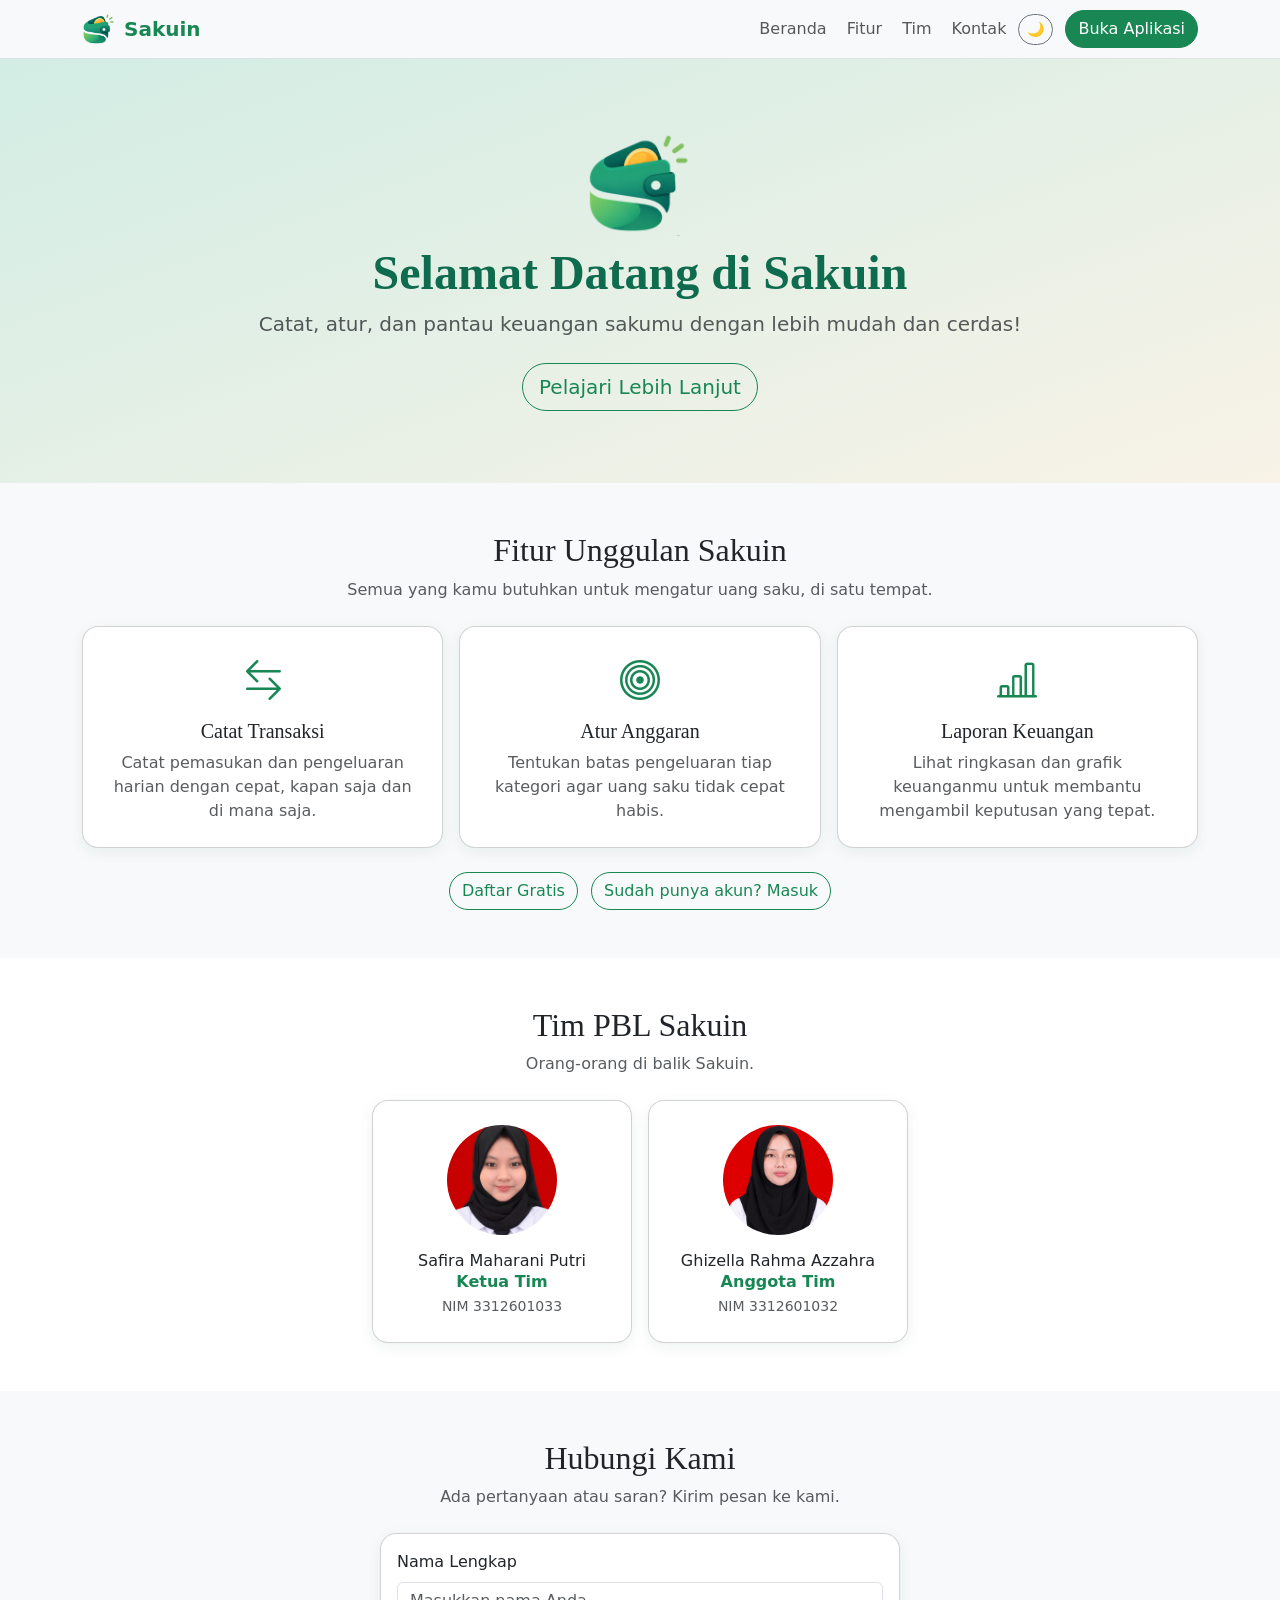
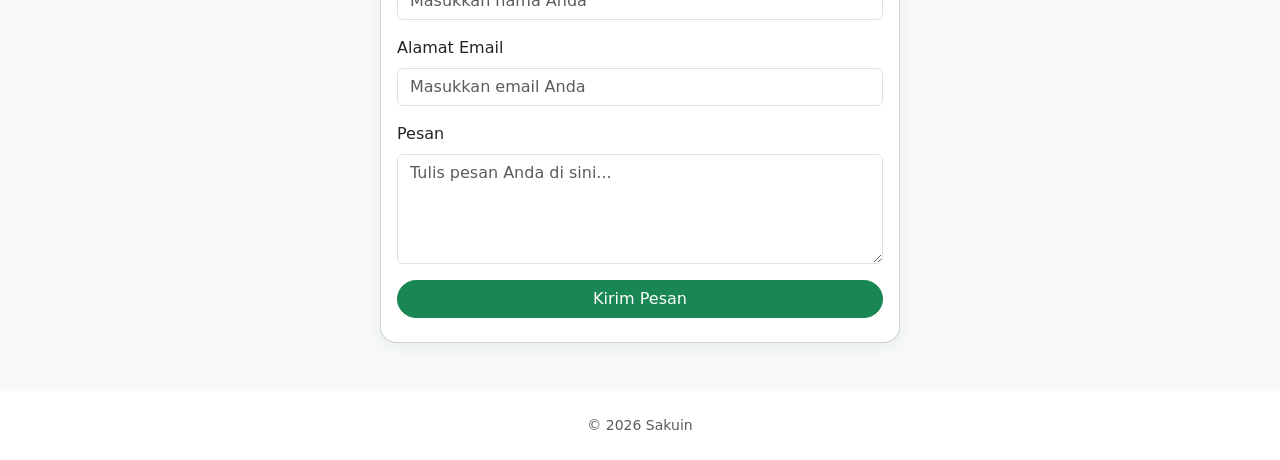
<file: index.html>
<!DOCTYPE html>
<html lang="id">

<head>
  <meta charset="utf-8">
  <meta name="viewport" content="width=device-width, initial-scale=1">
  <title>Sakuin – Kelola Uang Saku dengan Mudah</title>
  <link rel="icon" href="assets/img/logo.png">
  <link rel="stylesheet" href="assets/lib/bootstrap.min.css">
  <link rel="stylesheet" href="assets/lib/bootstrap-icons.min.css">
  <link rel="stylesheet" href="assets/css/style.css">
  <style>
    html {
      scroll-behavior: smooth;
      scroll-padding-top: 70px;
    }
  </style>
</head>

<body>

  <!-- NAVBAR -->
  <nav class="navbar navbar-expand-md bg-body-tertiary sticky-top border-bottom">
    <div class="container">
      <a class="navbar-brand d-flex align-items-center gap-2 text-success fw-bold" href="#beranda">
        <img src="assets/img/logo.png" width="34" alt="">Sakuin
      </a>

      <button class="navbar-toggler" type="button" data-bs-toggle="collapse" data-bs-target="#menu">
        <span class="navbar-toggler-icon"></span>
      </button>

      <div class="collapse navbar-collapse justify-content-end" id="menu">
        <ul class="navbar-nav align-items-md-center gap-md-1">
          <li class="nav-item"><a class="nav-link" href="#beranda">Beranda</a></li>
          <li class="nav-item"><a class="nav-link" href="#fitur">Fitur</a></li>
          <li class="nav-item"><a class="nav-link" href="#tim">Tim</a></li>
          <li class="nav-item"><a class="nav-link" href="#kontak">Kontak</a></li>
          <li class="nav-item">
            <button class="btn btn-outline-secondary btn-sm" id="tombol-tema" aria-label="Ganti tema"></button>
          </li>
          <li class="nav-item ms-md-2 mt-2 mt-md-0">
            <a class="btn btn-success" href="auth/login.html">Buka Aplikasi</a>
          </li>
        </ul>
      </div>
    </div>
  </nav>

  <main>

    <!-- HERO -->
    <section class="text-center py-5" id="beranda">
      <div class="container py-4">
        <img src="assets/img/logo.png" width="110" alt="Logo Sakuin">
        <h1 class="display-5 fw-bold text-success mt-2">Selamat Datang di Sakuin</h1>
        <p class="lead text-body-secondary">Catat, atur, dan pantau keuangan sakumu dengan lebih mudah dan cerdas!</p>
        <a class="btn btn-outline-success btn-lg mt-2" href="#fitur">Pelajari Lebih Lanjut</a>
      </div>
    </section>

    <!-- FITUR -->
    <section class="py-5 bg-body-tertiary" id="fitur">
      <div class="container">
        <h2 class="text-center">Fitur Unggulan Sakuin</h2>
        <p class="text-center text-body-secondary mb-4">Semua yang kamu butuhkan untuk mengatur uang saku, di satu
          tempat.</p>

        <div class="cards">
          <div class="card text-center">
            <div class="card-body p-4">
              <i class="bi bi-arrow-left-right fs-1 text-success"></i>
              <h5 class="mt-2">Catat Transaksi</h5>
              <p class="text-body-secondary mb-0">Catat pemasukan dan pengeluaran harian dengan cepat, kapan saja dan di
                mana saja.</p>
            </div>
          </div>
          <div class="card text-center">
            <div class="card-body p-4">
              <i class="bi bi-bullseye fs-1 text-success"></i>
              <h5 class="mt-2">Atur Anggaran</h5>
              <p class="text-body-secondary mb-0">Tentukan batas pengeluaran tiap kategori agar uang saku tidak cepat
                habis.</p>
            </div>
          </div>
          <div class="card text-center">
            <div class="card-body p-4">
              <i class="bi bi-bar-chart-line fs-1 text-success"></i>
              <h5 class="mt-2">Laporan Keuangan</h5>
              <p class="text-body-secondary mb-0">Lihat ringkasan dan grafik keuanganmu untuk membantu mengambil
                keputusan yang tepat.</p>
            </div>
          </div>
        </div>

        <div class="text-center mt-4">
          <a class="btn btn-outline-success me-2" href="auth/register.html">Daftar Gratis</a>
          <a class="btn btn-outline-success" href="auth/login.html">Sudah punya akun? Masuk</a>
        </div>
      </div>
    </section>

    <!-- TIM -->
    <section class="py-5" id="tim">
      <div class="container">
        <h2 class="text-center">Tim PBL Sakuin</h2>
        <p class="text-center text-body-secondary mb-4">Orang-orang di balik Sakuin.</p>

        <div class="tim">
          <div class="card text-center">
            <div class="card-body p-4">
              <img src="assets/img/pasfira.jpeg" class="rounded-circle mb-3" width="110" height="110"
                style="object-fit: cover" alt="Safira Maharani Putri">
              <h6 class="mb-0">Safira Maharani Putri</h6>
              <div class="text-success fw-semibold">Ketua Tim</div>
              <small class="text-body-secondary">NIM 3312601033</small>
            </div>
          </div>

          <div class="card text-center">
            <div class="card-body p-4">
              <img src="assets/img/pasgizel.jpg" class="rounded-circle mb-3" width="110" height="110"
                style="object-fit: cover" alt="Ghizella Rahma Azzahra">
              <h6 class="mb-0">Ghizella Rahma Azzahra</h6>
              <div class="text-success fw-semibold">Anggota Tim</div>
              <small class="text-body-secondary">NIM 3312601032</small>
            </div>
          </div>
        </div>
      </div>
    </section>

    <!-- KONTAK -->
    <section class="py-5 bg-body-tertiary" id="kontak">
      <div class="container">
        <h2 class="text-center">Hubungi Kami</h2>
        <p class="text-center text-body-secondary mb-4">Ada pertanyaan atau saran? Kirim pesan ke kami.</p>

        <form class="card card-body mx-auto needs-validation" id="form-kontak" style="max-width: 520px" novalidate>
          <label class="form-label" for="nama">Nama Lengkap</label>
          <input class="form-control" id="nama" name="nama" required placeholder="Masukkan nama Anda">
          <div class="invalid-feedback">Nama wajib diisi.</div>

          <label class="form-label mt-3" for="email">Alamat Email</label>
          <input class="form-control" id="email" name="email" type="email" required placeholder="Masukkan email Anda">
          <div class="invalid-feedback">Masukkan alamat email yang valid.</div>

          <label class="form-label mt-3" for="pesan">Pesan</label>
          <textarea class="form-control" id="pesan" name="pesan" rows="4" required
            placeholder="Tulis pesan Anda di sini..."></textarea>
          <div class="invalid-feedback">Pesan wajib diisi.</div>

          <button class="btn btn-success mt-3" type="submit">Kirim Pesan</button>
          <div class="text-success text-center small mt-2" id="info-kirim"></div>
        </form>
      </div>
    </section>

  </main>

  <footer class="text-center text-body-secondary py-4 small">© 2026 Sakuin</footer>

  <script src="assets/lib/bootstrap.bundle.min.js"></script>
  <script src="assets/js/landing.js"></script>
</body>

</html>
</file>
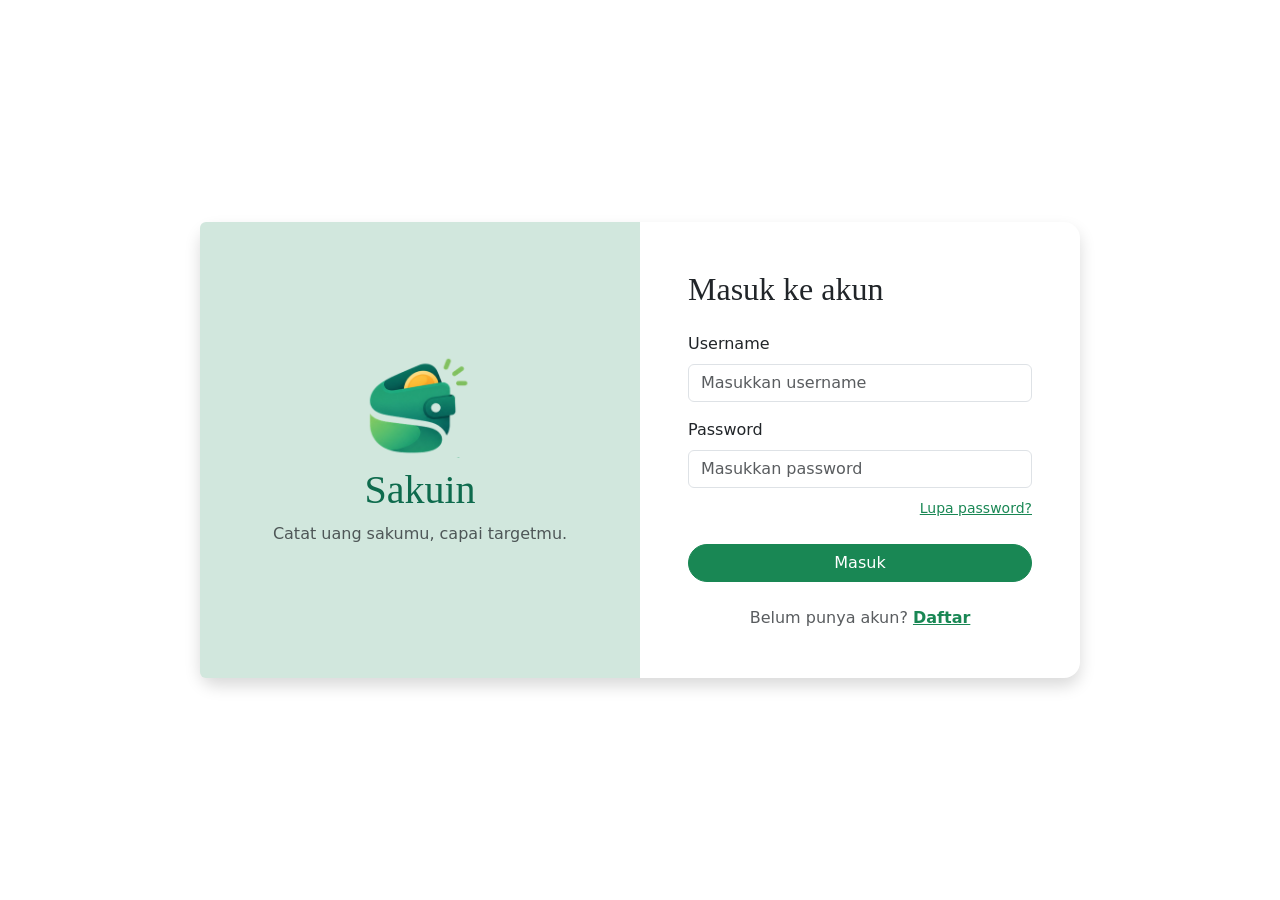
<file: auth/ganti-password.html>
<!DOCTYPE html>
<html lang="id">
<head>
  <meta charset="utf-8">
  <meta name="viewport" content="width=device-width, initial-scale=1">
  <title>Password Baru – Sakuin</title>
  <link rel="icon" href="../assets/img/logo.png">
  <link rel="stylesheet" href="../assets/lib/bootstrap.min.css">
  <link rel="stylesheet" href="../assets/css/style.css">
</head>

<body>
  <div class="auth-wrap p-3">
    <div class="card shadow border-0 w-100" style="max-width: 880px">
      <div class="row g-0">

        <!-- Kiri: logo dan slogan -->
        <div class="col-md-6 bg-success-subtle d-flex flex-column align-items-center justify-content-center text-center p-5 rounded-start">
          <img src="../assets/img/logo.png" width="110" alt="Logo Sakuin">
          <h1 class="text-success mt-2">Sakuin</h1>
          <p class="text-body-secondary mb-0">Catat uang sakumu, capai targetmu.</p>
        </div>

        <!-- Kanan: form -->
        <div class="col-md-6 p-4 p-md-5">
          <h2>Buat password baru</h2>
          <p class="text-body-secondary">
            Passwordmu sudah direset admin. Buat password baru untuk melanjutkan.
          </p>

          <form id="form-ganti">
            <label class="form-label">Password baru</label>
            <input class="form-control mb-3" name="baru" type="password" required placeholder="Minimal 6 karakter">

            <label class="form-label">Konfirmasi password baru</label>
            <input class="form-control" name="konfirmasi" type="password" required placeholder="Ulangi password baru">

            <!-- Pesan error diisi oleh ganti.js -->
            <div class="text-danger small mt-2" id="error"></div>

            <button class="btn btn-success w-100 mt-3">Simpan Password</button>
          </form>

          <p class="text-center mt-4 mb-0"><a href="login.html?logout=1" class="text-success">Batal dan keluar</a></p>
        </div>

      </div>
    </div>
  </div>

  <script src="../assets/js/data.js"></script>
  <script src="../assets/js/app.js"></script>
  <script src="../assets/js/ganti.js"></script>
</body>
</html>
</file>
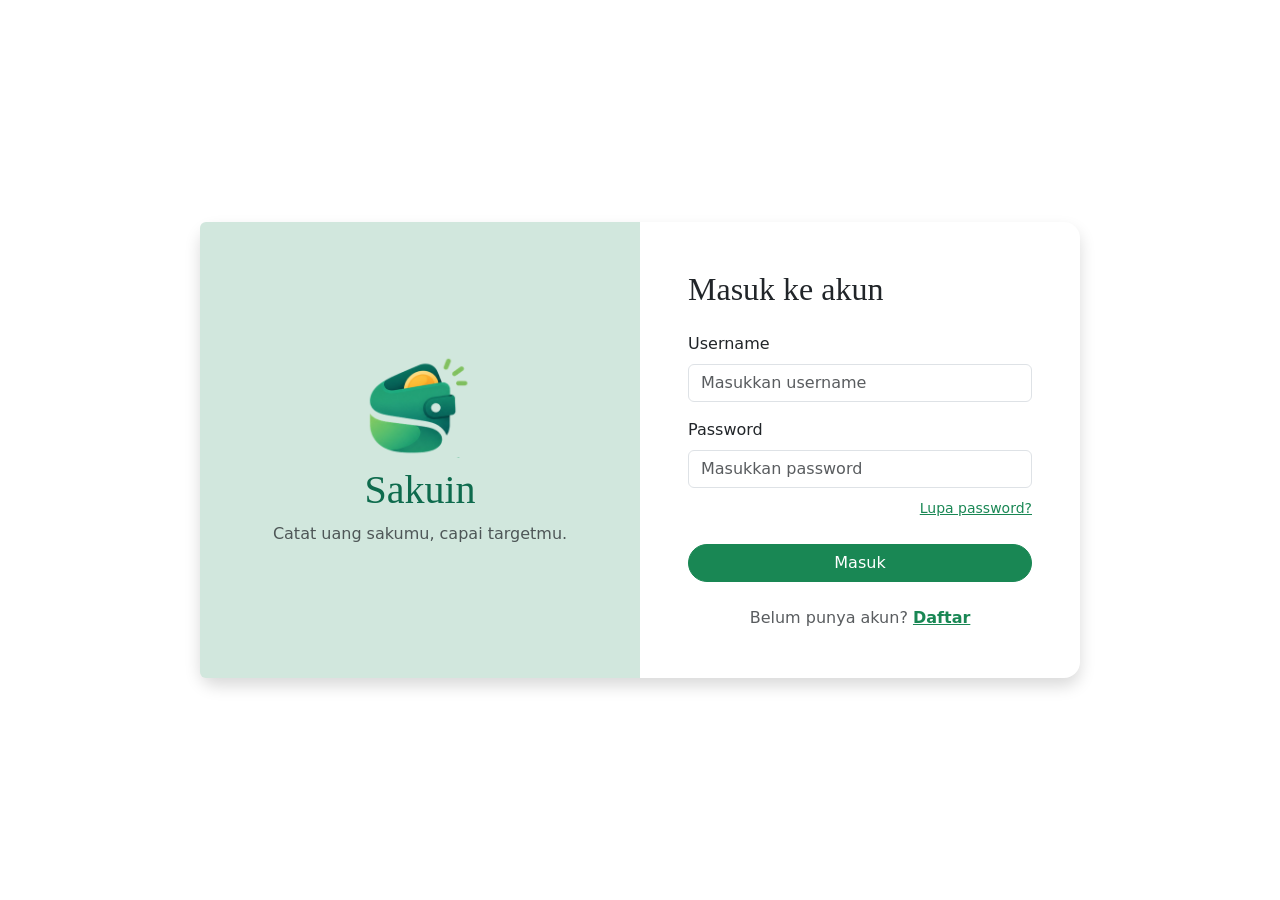
<file: auth/login.html>
<!DOCTYPE html>
<html lang="id">
<head>
  <meta charset="utf-8">
  <meta name="viewport" content="width=device-width, initial-scale=1">
  <title>Masuk – Sakuin</title>
  <link rel="icon" href="../assets/img/logo.png">
  <link rel="stylesheet" href="../assets/lib/bootstrap.min.css">
  <link rel="stylesheet" href="../assets/css/style.css">
</head>

<body>
  <div class="auth-wrap p-3">
    <div class="card shadow border-0 w-100" style="max-width: 880px">
      <div class="row g-0">

        <!-- Kiri: logo dan slogan -->
        <div class="col-md-6 bg-success-subtle d-flex flex-column align-items-center justify-content-center text-center p-5 rounded-start">
          <img src="../assets/img/logo.png" width="110" alt="Logo Sakuin">
          <h1 class="text-success mt-2">Sakuin</h1>
          <p class="text-body-secondary mb-0">Catat uang sakumu, capai targetmu.</p>
        </div>

        <!-- Kanan: form -->
        <div class="col-md-6 p-4 p-md-5">
          <h2 class="mb-4">Masuk ke akun</h2>

          <form id="form-login" autocomplete="off">
            <label class="form-label">Username</label>
            <input class="form-control mb-3" name="username" required placeholder="Masukkan username">

            <label class="form-label">Password</label>
            <input class="form-control" name="password" type="password" required placeholder="Masukkan password">

            <div class="text-end mt-2">
              <a href="lupa-password.html" class="small text-success">Lupa password?</a>
            </div>

            <!-- Pesan error diisi oleh login.js -->
            <div class="text-danger small mt-2" id="error"></div>

            <button class="btn btn-success w-100 mt-3">Masuk</button>
          </form>

          <p class="text-center text-body-secondary mt-4 mb-0">
            Belum punya akun? <a href="register.html" class="text-success fw-bold">Daftar</a>
          </p>
        </div>

      </div>
    </div>
  </div>

  <script src="../assets/js/data.js"></script>
  <script src="../assets/js/app.js"></script>
  <script src="../assets/js/login.js"></script>
</body>
</html>
</file>
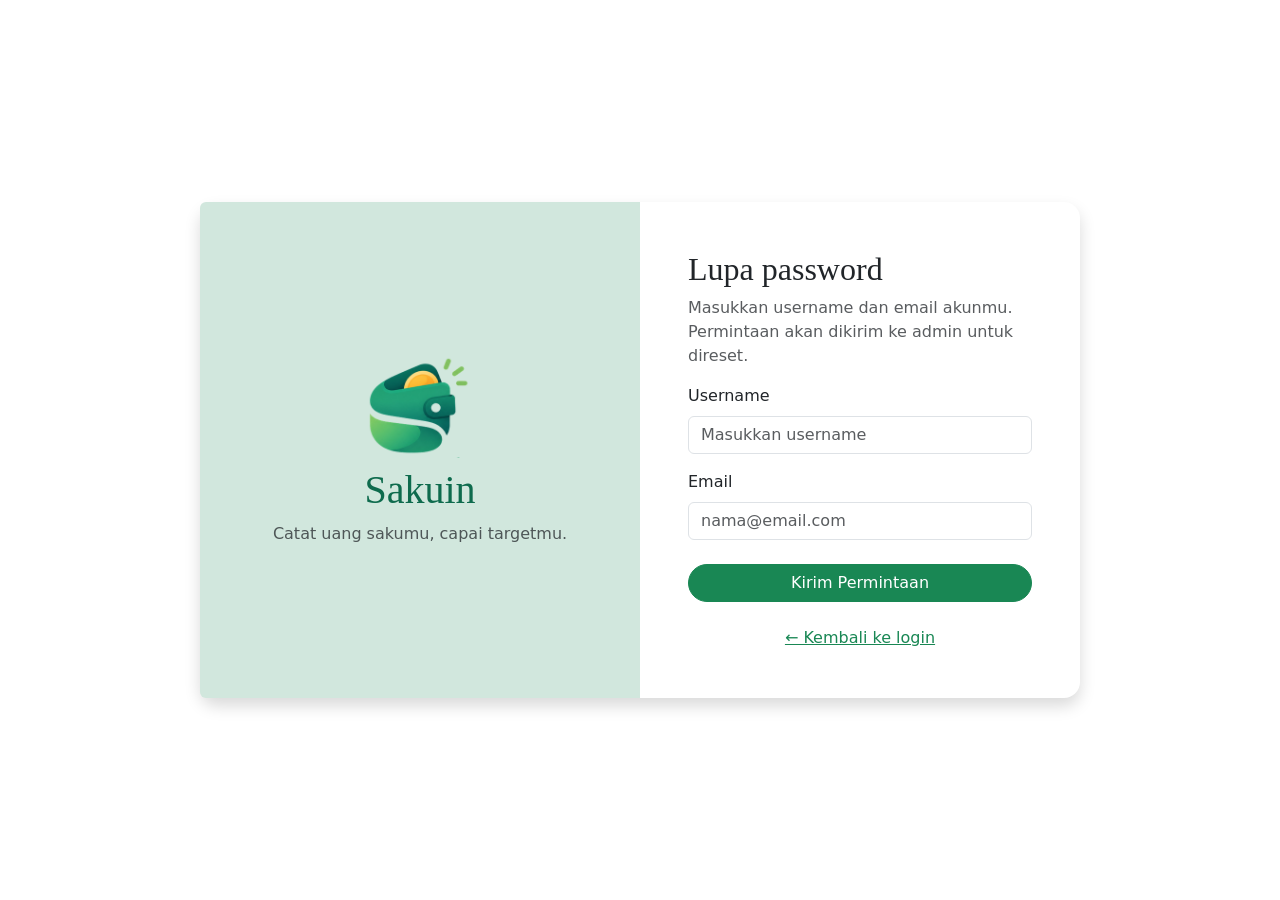
<file: auth/lupa-password.html>
<!DOCTYPE html>
<html lang="id">
<head>
  <meta charset="utf-8">
  <meta name="viewport" content="width=device-width, initial-scale=1">
  <title>Lupa Password – Sakuin</title>
  <link rel="icon" href="../assets/img/logo.png">
  <link rel="stylesheet" href="../assets/lib/bootstrap.min.css">
  <link rel="stylesheet" href="../assets/css/style.css">
</head>

<body>
  <div class="auth-wrap p-3">
    <div class="card shadow border-0 w-100" style="max-width: 880px">
      <div class="row g-0">

        <!-- Kiri: logo dan slogan -->
        <div class="col-md-6 bg-success-subtle d-flex flex-column align-items-center justify-content-center text-center p-5 rounded-start">
          <img src="../assets/img/logo.png" width="110" alt="Logo Sakuin">
          <h1 class="text-success mt-2">Sakuin</h1>
          <p class="text-body-secondary mb-0">Catat uang sakumu, capai targetmu.</p>
        </div>

        <!-- Kanan: form -->
        <div class="col-md-6 p-4 p-md-5">
          <h2>Lupa password</h2>
          <p class="text-body-secondary">
            Masukkan username dan email akunmu. Permintaan akan dikirim ke admin untuk direset.
          </p>

          <!-- Form permintaan reset -->
          <form id="form-lupa">
            <label class="form-label">Username</label>
            <input class="form-control mb-3" name="username" required placeholder="Masukkan username">

            <label class="form-label">Email</label>
            <input class="form-control" name="email" type="email" required placeholder="nama@email.com">

            <!-- Pesan error diisi oleh lupa.js -->
            <div class="text-danger small mt-2" id="error"></div>

            <button class="btn btn-success w-100 mt-3">Kirim Permintaan</button>
          </form>

          <!-- Pesan sukses, muncul setelah form terkirim -->
          <div id="sukses" hidden>
            <h5 class="mt-3">Permintaan terkirim ✓</h5>
            <p class="text-body-secondary">
              Aplikasi email-mu akan terbuka berisi pesan untuk admin. <b>Tekan Kirim</b> di aplikasi email tersebut.
              Kalau tidak terbuka, klik tombol di bawah.
            </p>
            <a class="btn btn-success w-100" id="tombol-email">Buka aplikasi email</a>
            <p class="small text-body-secondary mt-3 mb-0">
              Setelah admin mereset, kamu akan menerima <b>password sementara</b> lewat email.
              Masuk dengan password itu, lalu buat password baru.
            </p>
          </div>

          <p class="text-center mt-4 mb-0"><a href="login.html" class="text-success">← Kembali ke login</a></p>
        </div>

      </div>
    </div>
  </div>

  <script src="../assets/js/data.js"></script>
  <script src="../assets/js/app.js"></script>
  <script src="../assets/js/lupa.js"></script>
</body>
</html>
</file>
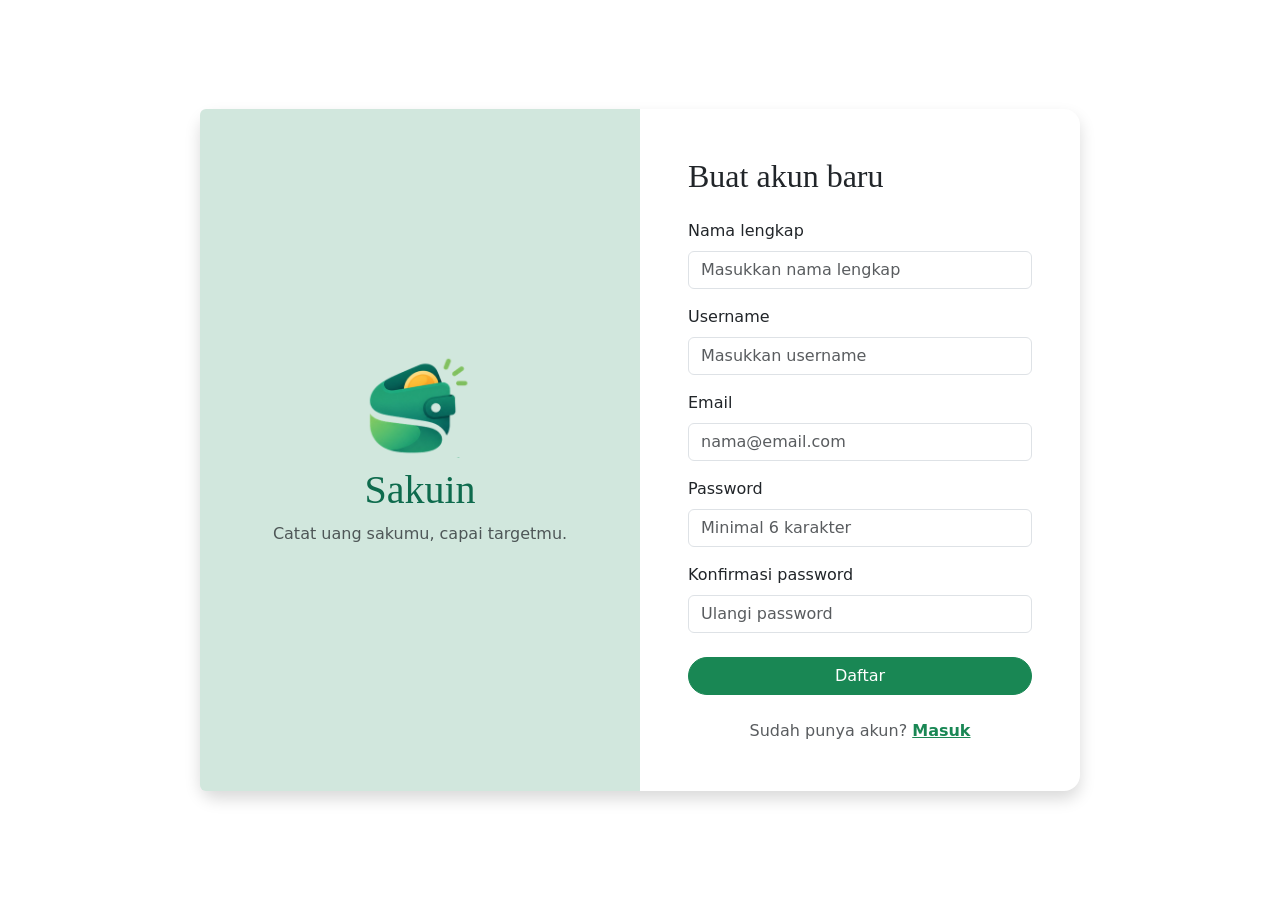
<file: auth/register.html>
<!DOCTYPE html>
<html lang="id">
<head>
  <meta charset="utf-8">
  <meta name="viewport" content="width=device-width, initial-scale=1">
  <title>Daftar – Sakuin</title>
  <link rel="icon" href="../assets/img/logo.png">
  <link rel="stylesheet" href="../assets/lib/bootstrap.min.css">
  <link rel="stylesheet" href="../assets/css/style.css">
</head>

<body>
  <div class="auth-wrap p-3">
    <div class="card shadow border-0 w-100" style="max-width: 880px">
      <div class="row g-0">

        <!-- Kiri: logo dan slogan -->
        <div class="col-md-6 bg-success-subtle d-flex flex-column align-items-center justify-content-center text-center p-5 rounded-start">
          <img src="../assets/img/logo.png" width="110" alt="Logo Sakuin">
          <h1 class="text-success mt-2">Sakuin</h1>
          <p class="text-body-secondary mb-0">Catat uang sakumu, capai targetmu.</p>
        </div>

        <!-- Kanan: form -->
        <div class="col-md-6 p-4 p-md-5">
          <h2 class="mb-4">Buat akun baru</h2>

          <form id="form-daftar">
            <label class="form-label">Nama lengkap</label>
            <input class="form-control mb-3" name="nama" required maxlength="100" placeholder="Masukkan nama lengkap">

            <label class="form-label">Username</label>
            <input class="form-control mb-3" name="username" required placeholder="Masukkan username">

            <label class="form-label">Email</label>
            <input class="form-control mb-3" name="email" type="email" required placeholder="nama@email.com">

            <label class="form-label">Password</label>
            <input class="form-control mb-3" name="password" type="password" required placeholder="Minimal 6 karakter">

            <label class="form-label">Konfirmasi password</label>
            <input class="form-control" name="konfirmasi" type="password" required placeholder="Ulangi password">

            <!-- Pesan error diisi oleh register.js -->
            <div class="text-danger small mt-2" id="error"></div>

            <button class="btn btn-success w-100 mt-3">Daftar</button>
          </form>

          <p class="text-center text-body-secondary mt-4 mb-0">
            Sudah punya akun? <a href="login.html" class="text-success fw-bold">Masuk</a>
          </p>
        </div>

      </div>
    </div>
  </div>

  <script src="../assets/js/data.js"></script>
  <script src="../assets/js/app.js"></script>
  <script src="../assets/js/register.js"></script>
</body>
</html>
</file>
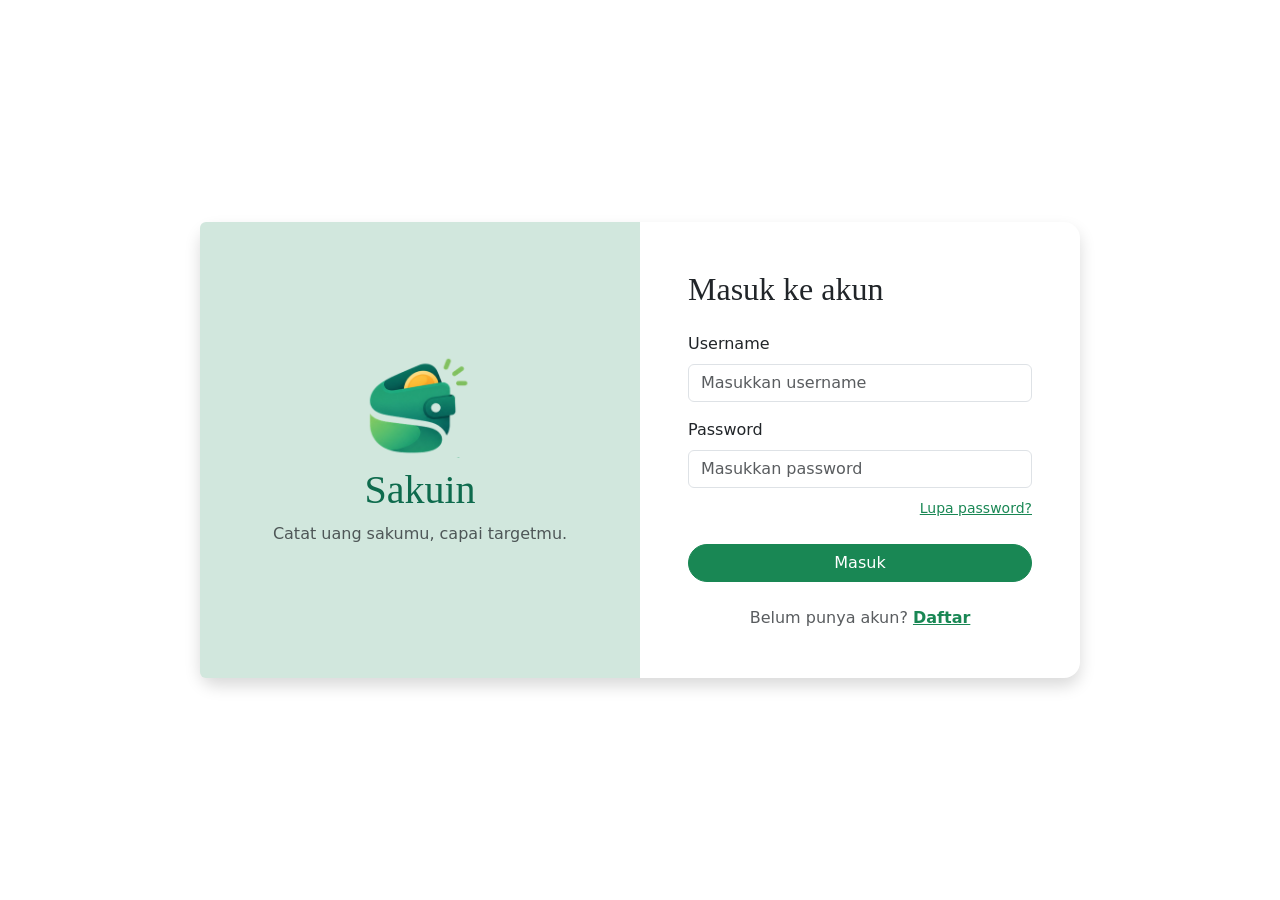
<file: pages/anggaran.html>
<!DOCTYPE html>
<html lang="id">
<head>
  <meta charset="utf-8">
  <meta name="viewport" content="width=device-width, initial-scale=1">
  <title>Anggaran – Sakuin</title>
  <link rel="icon" href="../assets/img/logo.png">
  <link rel="stylesheet" href="../assets/lib/bootstrap.min.css">
  <link rel="stylesheet" href="../assets/lib/bootstrap-icons.min.css">
  <link rel="stylesheet" href="../assets/css/style.css">
</head>

<body data-halaman="anggaran">
  <div class="layout">

    <!-- SIDEBAR: menu di sisi kiri -->
    <aside class="sidebar p-3">
      <a href="dashboard.html" class="d-flex align-items-center gap-2 text-decoration-none text-success mb-4">
        <img src="../assets/img/logo.png" width="36" alt="">
        <b class="fs-4">Sakuin</b>
      </a>

      <nav class="nav nav-pills flex-column gap-1">
        <a class="nav-link" href="dashboard.html"><i class="bi bi-speedometer2 me-2"></i>Dashboard</a>
        <a class="nav-link" href="transaksi.html"><i class="bi bi-arrow-left-right me-2"></i>Transaksi</a>
        <a class="nav-link" href="kategori.html"><i class="bi bi-tags me-2"></i>Kategori</a>
        <a class="nav-link active" href="anggaran.html"><i class="bi bi-pie-chart me-2"></i>Anggaran</a>
        <a class="nav-link" href="tabungan.html"><i class="bi bi-piggy-bank me-2"></i>Tabungan</a>
        <a class="nav-link" href="laporan.html"><i class="bi bi-file-earmark-text me-2"></i>Laporan</a>
        <a class="nav-link mt-auto" href="pengaturan.html"><i class="bi bi-gear me-2"></i>Pengaturan</a>
      </nav>
    </aside>

    <div class="konten">

      <!-- TOPBAR: judul halaman dan menu pengguna -->
      <header class="d-flex justify-content-between align-items-center border-bottom px-4 py-3">
        <h4 class="m-0">Anggaran</h4>

        <div class="dropdown">
          <a href="#" class="d-flex align-items-center gap-2 text-decoration-none text-body dropdown-toggle" data-bs-toggle="dropdown">
            <img id="foto-user" class="avatar" alt="Foto">
            <span id="nama-user" class="fw-semibold"></span>
          </a>
          <ul class="dropdown-menu dropdown-menu-end">
            <li class="px-3 py-2">
              <b id="menu-nama"></b><br>
              <small class="text-body-secondary" id="menu-username"></small>
            </li>
            <li><hr class="dropdown-divider"></li>
            <li><a class="dropdown-item" href="profil.html">Profil</a></li>
            <li><a class="dropdown-item" href="pengaturan.html">Pengaturan</a></li>
            <li><hr class="dropdown-divider"></li>
            <li><a class="dropdown-item text-danger" href="../auth/login.html?logout=1">Logout</a></li>
          </ul>
        </div>
      </header>

      <!-- ISI HALAMAN -->
      <main class="p-4">
        <!-- Judul + tombol atur batas -->
        <div class="card mb-3"><div class="card-body d-flex justify-content-between align-items-center flex-wrap gap-2">
          <div>
            <h5 class="mb-0" id="judul-bulan"></h5>
            <small class="text-body-secondary">Atur batas total bulanan atau per kategori. Kalau terlampaui, Sakuin akan mengingatkanmu.</small>
          </div>
          <button class="btn btn-success" onclick="aturBatas()">+ Atur Batas</button>
        </div></div>

        <!-- Kartu anggaran (diisi anggaran.js) -->
        <div class="row g-3" id="daftar-anggaran"></div>
      </main>

    </div>
  </div>

  <!-- Modal atur batas -->
  <div class="modal fade" id="modal-anggaran" tabindex="-1">
    <div class="modal-dialog">
      <form class="modal-content" id="form-anggaran">
        <div class="modal-header">
          <h5 class="modal-title">Atur Batas Pengeluaran</h5>
          <button type="button" class="btn-close" data-bs-dismiss="modal"></button>
        </div>
        <div class="modal-body">
          <label class="form-label">Berlaku untuk *</label>
          <select class="form-select mb-3" name="kategori" id="pilih-kategori"></select>

          <label class="form-label">Batas maksimal per bulan *</label>
          <input class="form-control" type="number" name="batas" min="1" required placeholder="Rp 0">
        </div>
        <div class="modal-footer">
          <button type="button" class="btn btn-outline-secondary" data-bs-dismiss="modal">Batal</button>
          <button class="btn btn-success">Simpan</button>
        </div>
      </form>
    </div>
  </div>

  <script src="../assets/lib/bootstrap.bundle.min.js"></script>
  <script src="../assets/js/data.js"></script>
  <script src="../assets/js/app.js"></script>
  <script src="../assets/js/anggaran.js"></script>
</body>
</html>
</file>
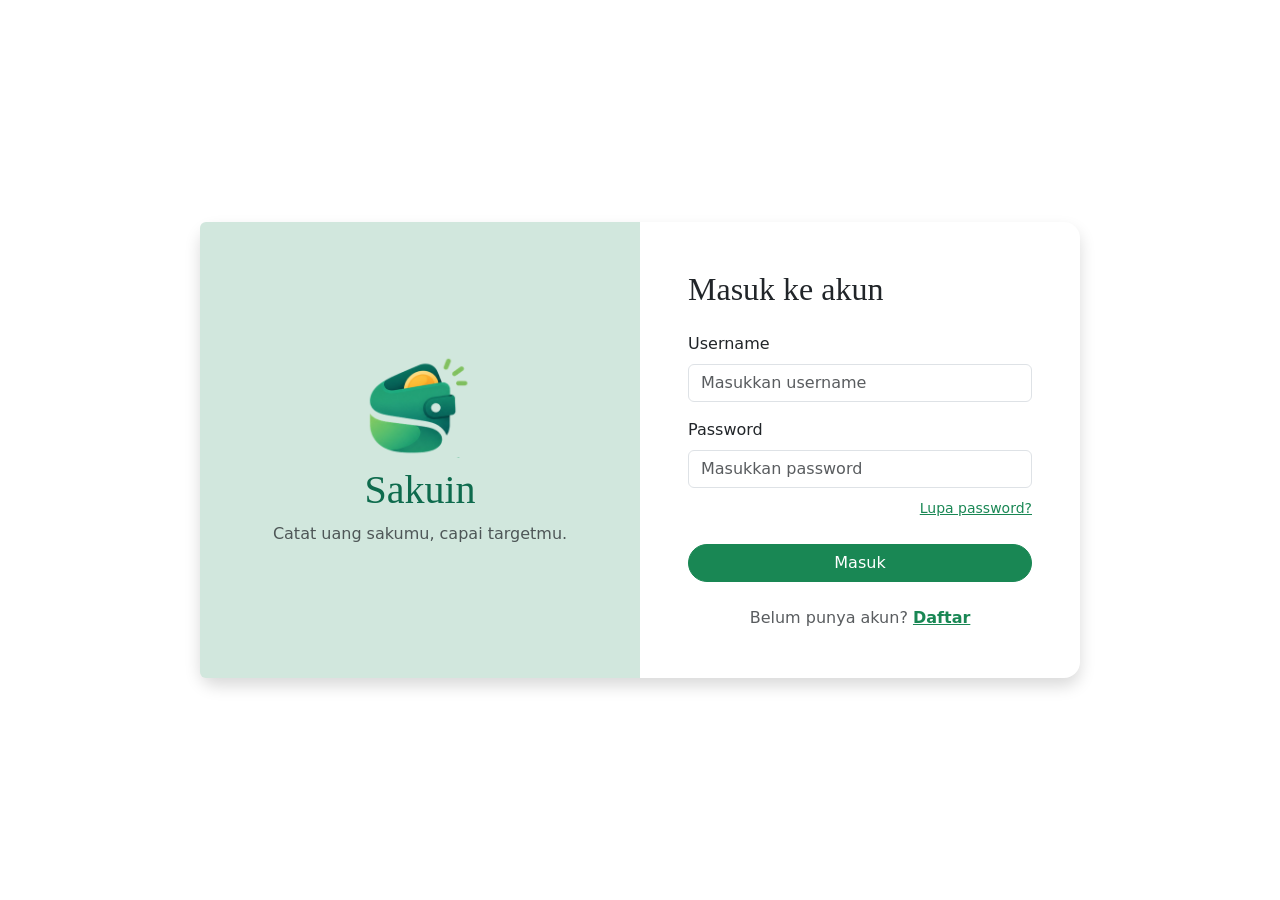
<file: pages/dashboard.html>
<!DOCTYPE html>
<html lang="id">
<head>
  <meta charset="utf-8">
  <meta name="viewport" content="width=device-width, initial-scale=1">
  <title>Dashboard – Sakuin</title>
  <link rel="icon" href="../assets/img/logo.png">
  <link rel="stylesheet" href="../assets/lib/bootstrap.min.css">
  <link rel="stylesheet" href="../assets/lib/bootstrap-icons.min.css">
  <link rel="stylesheet" href="../assets/css/style.css">
</head>

<body data-halaman="dashboard">
  <div class="layout">

    <!-- SIDEBAR: menu di sisi kiri -->
    <aside class="sidebar p-3">
      <a href="dashboard.html" class="d-flex align-items-center gap-2 text-decoration-none text-success mb-4">
        <img src="../assets/img/logo.png" width="36" alt="">
        <b class="fs-4">Sakuin</b>
      </a>

      <nav class="nav nav-pills flex-column gap-1">
        <a class="nav-link active" href="dashboard.html"><i class="bi bi-speedometer2 me-2"></i>Dashboard</a>
        <a class="nav-link" href="transaksi.html"><i class="bi bi-arrow-left-right me-2"></i>Transaksi</a>
        <a class="nav-link" href="kategori.html"><i class="bi bi-tags me-2"></i>Kategori</a>
        <a class="nav-link" href="anggaran.html"><i class="bi bi-pie-chart me-2"></i>Anggaran</a>
        <a class="nav-link" href="tabungan.html"><i class="bi bi-piggy-bank me-2"></i>Tabungan</a>
        <a class="nav-link" href="laporan.html"><i class="bi bi-file-earmark-text me-2"></i>Laporan</a>
        <a class="nav-link mt-auto" href="pengaturan.html"><i class="bi bi-gear me-2"></i>Pengaturan</a>
      </nav>
    </aside>

    <div class="konten">

      <!-- TOPBAR: judul halaman dan menu pengguna -->
      <header class="d-flex justify-content-between align-items-center border-bottom px-4 py-3">
        <h4 class="m-0">Dashboard</h4>

        <div class="dropdown">
          <a href="#" class="d-flex align-items-center gap-2 text-decoration-none text-body dropdown-toggle" data-bs-toggle="dropdown">
            <img id="foto-user" class="avatar" alt="Foto">
            <span id="nama-user" class="fw-semibold"></span>
          </a>
          <ul class="dropdown-menu dropdown-menu-end">
            <li class="px-3 py-2">
              <b id="menu-nama"></b><br>
              <small class="text-body-secondary" id="menu-username"></small>
            </li>
            <li><hr class="dropdown-divider"></li>
            <li><a class="dropdown-item" href="profil.html">Profil</a></li>
            <li><a class="dropdown-item" href="pengaturan.html">Pengaturan</a></li>
            <li><hr class="dropdown-divider"></li>
            <li><a class="dropdown-item text-danger" href="../auth/login.html?logout=1">Logout</a></li>
          </ul>
        </div>
      </header>

      <!-- ISI HALAMAN -->
      <main class="p-4">
        <!-- Sapaan -->
        <div class="mb-4">
          <h3 id="sapaan"></h3>
          <p class="text-body-secondary">Ringkasan keuangan bulan ini</p>
        </div>

        <!-- Peringatan anggaran (diisi dashboard.js) -->
        <div id="peringatan"></div>

        <!-- 3 kartu ringkasan -->
        <div class="row g-3 mb-4">
          <div class="col-md-4">
            <div class="card h-100"><div class="card-body">
              <small class="text-body-secondary">Total Pemasukan</small>
              <h4 class="text-success mb-0" id="total-masuk"></h4>
            </div></div>
          </div>
          <div class="col-md-4">
            <div class="card h-100"><div class="card-body">
              <small class="text-body-secondary">Total Pengeluaran</small>
              <h4 class="text-danger mb-0" id="total-keluar"></h4>
            </div></div>
          </div>
          <div class="col-md-4">
            <div class="card h-100 border-success"><div class="card-body">
              <small class="text-body-secondary">Saldo (keseluruhan)</small>
              <h4 class="mb-0" id="saldo"></h4>
              <small class="text-body-secondary" id="info-tabungan"></small>
            </div></div>
          </div>
        </div>

        <!-- Grafik dan transaksi terbaru -->
        <div class="row g-3">
          <div class="col-lg-8">
            <div class="card h-100"><div class="card-body">
              <h5>Grafik Keuangan</h5>
              <div id="area-grafik"><canvas id="grafik"></canvas></div>
            </div></div>
          </div>
          <div class="col-lg-4">
            <div class="card h-100"><div class="card-body">
              <h5>Transaksi Terbaru</h5>
              <div id="terbaru"></div>
            </div></div>
          </div>
        </div>
      </main>

    </div>
  </div>
  <script src="../assets/lib/chart.min.js"></script>
  <script src="../assets/lib/bootstrap.bundle.min.js"></script>
  <script src="../assets/js/data.js"></script>
  <script src="../assets/js/app.js"></script>
  <script src="../assets/js/dashboard.js"></script>
</body>
</html>
</file>
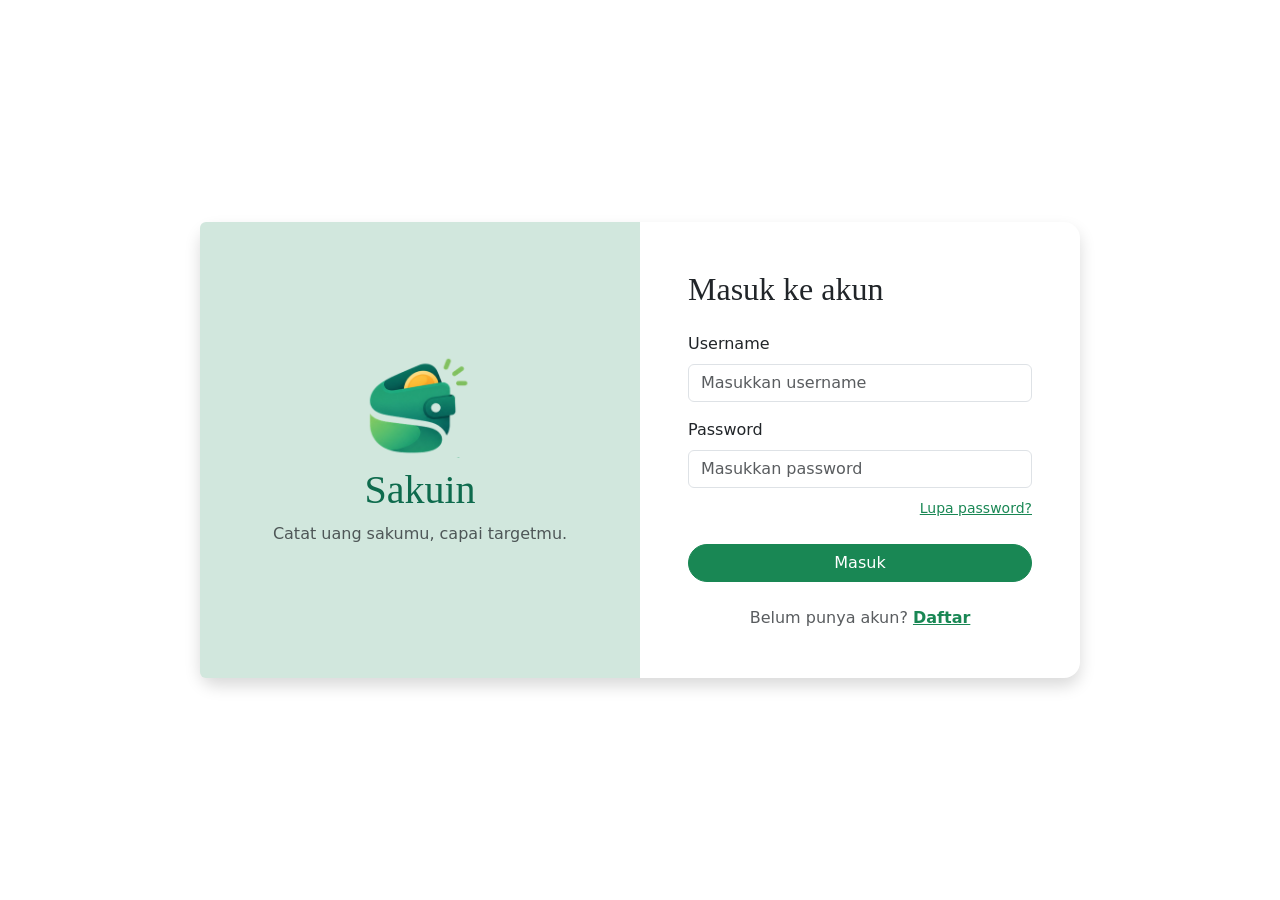
<file: pages/kategori.html>
<!DOCTYPE html>
<html lang="id">
<head>
  <meta charset="utf-8">
  <meta name="viewport" content="width=device-width, initial-scale=1">
  <title>Kategori – Sakuin</title>
  <link rel="icon" href="../assets/img/logo.png">
  <link rel="stylesheet" href="../assets/lib/bootstrap.min.css">
  <link rel="stylesheet" href="../assets/lib/bootstrap-icons.min.css">
  <link rel="stylesheet" href="../assets/css/style.css">
</head>

<body data-halaman="kategori">
  <div class="layout">

    <!-- SIDEBAR: menu di sisi kiri -->
    <aside class="sidebar p-3">
      <a href="dashboard.html" class="d-flex align-items-center gap-2 text-decoration-none text-success mb-4">
        <img src="../assets/img/logo.png" width="36" alt="">
        <b class="fs-4">Sakuin</b>
      </a>

      <nav class="nav nav-pills flex-column gap-1">
        <a class="nav-link" href="dashboard.html"><i class="bi bi-speedometer2 me-2"></i>Dashboard</a>
        <a class="nav-link" href="transaksi.html"><i class="bi bi-arrow-left-right me-2"></i>Transaksi</a>
        <a class="nav-link active" href="kategori.html"><i class="bi bi-tags me-2"></i>Kategori</a>
        <a class="nav-link" href="anggaran.html"><i class="bi bi-pie-chart me-2"></i>Anggaran</a>
        <a class="nav-link" href="tabungan.html"><i class="bi bi-piggy-bank me-2"></i>Tabungan</a>
        <a class="nav-link" href="laporan.html"><i class="bi bi-file-earmark-text me-2"></i>Laporan</a>
        <a class="nav-link mt-auto" href="pengaturan.html"><i class="bi bi-gear me-2"></i>Pengaturan</a>
      </nav>
    </aside>

    <div class="konten">

      <!-- TOPBAR: judul halaman dan menu pengguna -->
      <header class="d-flex justify-content-between align-items-center border-bottom px-4 py-3">
        <h4 class="m-0">Kategori</h4>

        <div class="dropdown">
          <a href="#" class="d-flex align-items-center gap-2 text-decoration-none text-body dropdown-toggle" data-bs-toggle="dropdown">
            <img id="foto-user" class="avatar" alt="Foto">
            <span id="nama-user" class="fw-semibold"></span>
          </a>
          <ul class="dropdown-menu dropdown-menu-end">
            <li class="px-3 py-2">
              <b id="menu-nama"></b><br>
              <small class="text-body-secondary" id="menu-username"></small>
            </li>
            <li><hr class="dropdown-divider"></li>
            <li><a class="dropdown-item" href="profil.html">Profil</a></li>
            <li><a class="dropdown-item" href="pengaturan.html">Pengaturan</a></li>
            <li><hr class="dropdown-divider"></li>
            <li><a class="dropdown-item text-danger" href="../auth/login.html?logout=1">Logout</a></li>
          </ul>
        </div>
      </header>

      <!-- ISI HALAMAN -->
      <main class="p-4">
        <div class="card"><div class="card-body">

          <!-- Tab jenis -->
          <div class="nav nav-pills mb-3" id="tab-jenis">
            <button class="nav-link active" data-jenis="Pemasukan">Pemasukan</button>
            <button class="nav-link" data-jenis="Pengeluaran">Pengeluaran</button>
          </div>

          <!-- Cari + tambah -->
          <form class="row g-2 mb-3" id="form-cari">
            <div class="col-md-4"><input class="form-control" name="kata" placeholder="Cari kategori"></div>
            <div class="col-auto"><button class="btn btn-outline-success">Cari</button></div>
            <div class="col-auto"><button type="button" class="btn btn-success" onclick="tambahKategori()">+ Tambah Kategori</button></div>
          </form>

          <div class="table-responsive">
            <table class="table table-hover align-middle">
              <thead>
                <tr><th>No</th><th>Nama Kategori</th><th class="text-end">Total Transaksi</th><th class="text-end">Aksi</th></tr>
              </thead>
              <tbody id="isi-tabel"></tbody>
            </table>
          </div>

        </div></div>
      </main>

    </div>
  </div>

  <!-- Modal tambah / ubah kategori -->
  <div class="modal fade" id="modal-kategori" tabindex="-1">
    <div class="modal-dialog">
      <form class="modal-content" id="form-kategori">
        <div class="modal-header">
          <h5 class="modal-title" id="judul-modal">Tambah Kategori</h5>
          <button type="button" class="btn-close" data-bs-dismiss="modal"></button>
        </div>
        <div class="modal-body">
          <input type="hidden" name="idKategori">

          <label class="form-label">Nama kategori *</label>
          <input class="form-control mb-3" name="nama" required maxlength="50" placeholder="Masukkan nama kategori">

          <label class="form-label">Jenis *</label>
          <select class="form-select" name="jenis">
            <option>Pemasukan</option>
            <option>Pengeluaran</option>
          </select>
        </div>
        <div class="modal-footer">
          <button type="button" class="btn btn-outline-secondary" data-bs-dismiss="modal">Batal</button>
          <button class="btn btn-success">Simpan</button>
        </div>
      </form>
    </div>
  </div>

  <script src="../assets/lib/bootstrap.bundle.min.js"></script>
  <script src="../assets/js/data.js"></script>
  <script src="../assets/js/app.js"></script>
  <script src="../assets/js/kategori.js"></script>
</body>
</html>
</file>
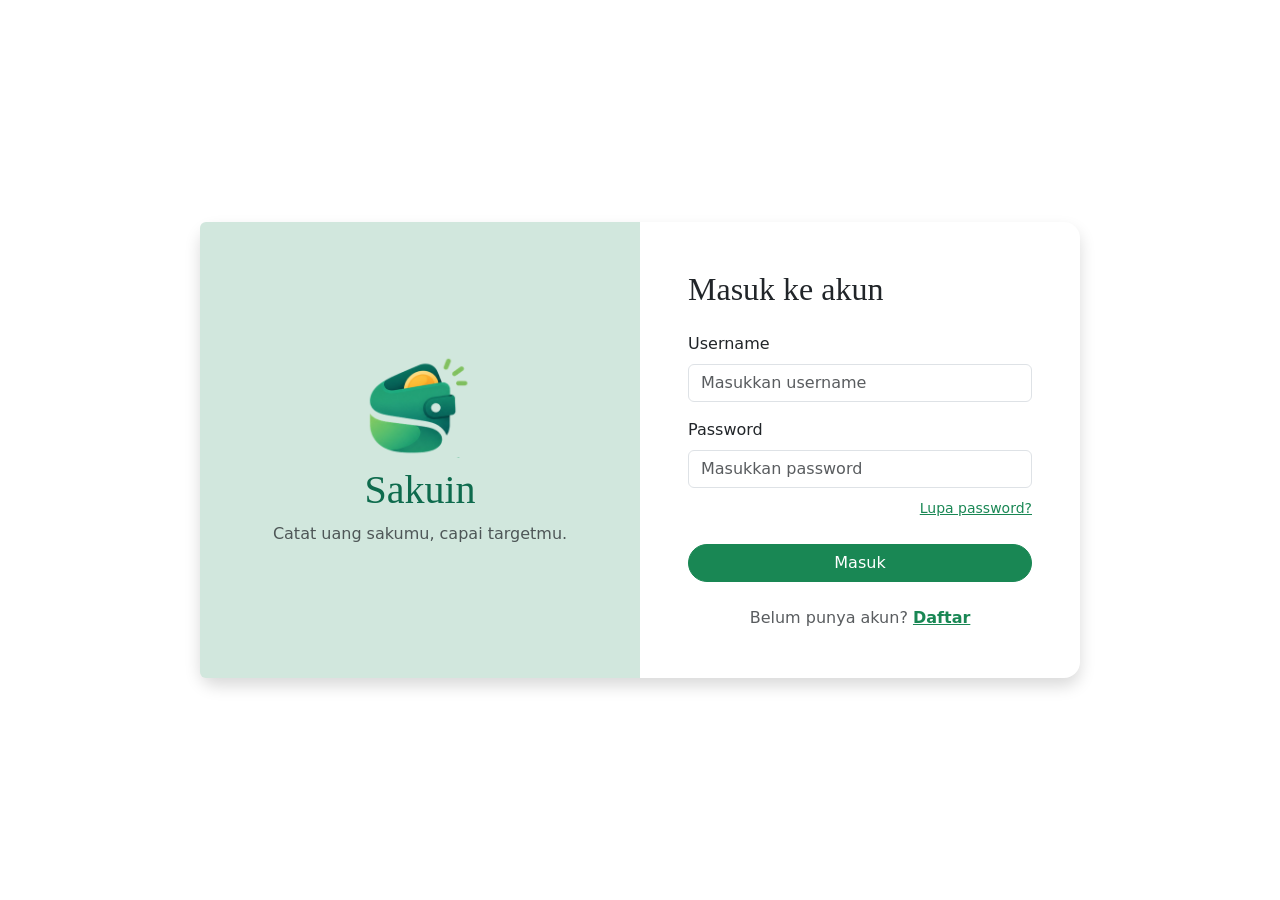
<file: pages/laporan.html>
<!DOCTYPE html>
<html lang="id">
<head>
  <meta charset="utf-8">
  <meta name="viewport" content="width=device-width, initial-scale=1">
  <title>Laporan Keuangan – Sakuin</title>
  <link rel="icon" href="../assets/img/logo.png">
  <link rel="stylesheet" href="../assets/lib/bootstrap.min.css">
  <link rel="stylesheet" href="../assets/lib/bootstrap-icons.min.css">
  <link rel="stylesheet" href="../assets/css/style.css">
</head>

<body data-halaman="laporan">
  <div class="layout">

    <!-- SIDEBAR: menu di sisi kiri -->
    <aside class="sidebar p-3">
      <a href="dashboard.html" class="d-flex align-items-center gap-2 text-decoration-none text-success mb-4">
        <img src="../assets/img/logo.png" width="36" alt="">
        <b class="fs-4">Sakuin</b>
      </a>

      <nav class="nav nav-pills flex-column gap-1">
        <a class="nav-link" href="dashboard.html"><i class="bi bi-speedometer2 me-2"></i>Dashboard</a>
        <a class="nav-link" href="transaksi.html"><i class="bi bi-arrow-left-right me-2"></i>Transaksi</a>
        <a class="nav-link" href="kategori.html"><i class="bi bi-tags me-2"></i>Kategori</a>
        <a class="nav-link" href="anggaran.html"><i class="bi bi-pie-chart me-2"></i>Anggaran</a>
        <a class="nav-link" href="tabungan.html"><i class="bi bi-piggy-bank me-2"></i>Tabungan</a>
        <a class="nav-link active" href="laporan.html"><i class="bi bi-file-earmark-text me-2"></i>Laporan</a>
        <a class="nav-link mt-auto" href="pengaturan.html"><i class="bi bi-gear me-2"></i>Pengaturan</a>
      </nav>
    </aside>

    <div class="konten">

      <!-- TOPBAR: judul halaman dan menu pengguna -->
      <header class="d-flex justify-content-between align-items-center border-bottom px-4 py-3">
        <h4 class="m-0">Laporan Keuangan</h4>

        <div class="dropdown">
          <a href="#" class="d-flex align-items-center gap-2 text-decoration-none text-body dropdown-toggle" data-bs-toggle="dropdown">
            <img id="foto-user" class="avatar" alt="Foto">
            <span id="nama-user" class="fw-semibold"></span>
          </a>
          <ul class="dropdown-menu dropdown-menu-end">
            <li class="px-3 py-2">
              <b id="menu-nama"></b><br>
              <small class="text-body-secondary" id="menu-username"></small>
            </li>
            <li><hr class="dropdown-divider"></li>
            <li><a class="dropdown-item" href="profil.html">Profil</a></li>
            <li><a class="dropdown-item" href="pengaturan.html">Pengaturan</a></li>
            <li><hr class="dropdown-divider"></li>
            <li><a class="dropdown-item text-danger" href="../auth/login.html?logout=1">Logout</a></li>
          </ul>
        </div>
      </header>

      <!-- ISI HALAMAN -->
      <main class="p-4">
        <!-- Filter laporan -->
        <div class="card mb-3"><div class="card-body">
          <div class="nav nav-pills mb-3" id="tab-jenis">
            <button class="nav-link" data-jenis="Pemasukan">Pemasukan</button>
            <button class="nav-link" data-jenis="Pengeluaran">Pengeluaran</button>
            <button class="nav-link" data-jenis="Tabungan">Tabungan</button>
          </div>

          <form class="row g-2" id="form-laporan">
            <div class="col-md-3"><input class="form-control" type="date" name="dari" title="Dari tanggal"></div>
            <div class="col-md-3"><input class="form-control" type="date" name="sampai" title="Sampai tanggal"></div>
            <div class="col-md-4"><select class="form-select" name="pilihan" id="pilihan"></select></div>
            <div class="col-md-2 d-grid"><button class="btn btn-success">Tampilkan</button></div>
          </form>
        </div></div>

        <!-- Hasil laporan (diisi laporan.js) -->
        <div id="hasil"></div>
      </main>

    </div>
  </div>

  <script src="../assets/lib/bootstrap.bundle.min.js"></script>
  <script src="../assets/js/data.js"></script>
  <script src="../assets/js/app.js"></script>
  <script src="../assets/js/laporan.js"></script>
</body>
</html>
</file>
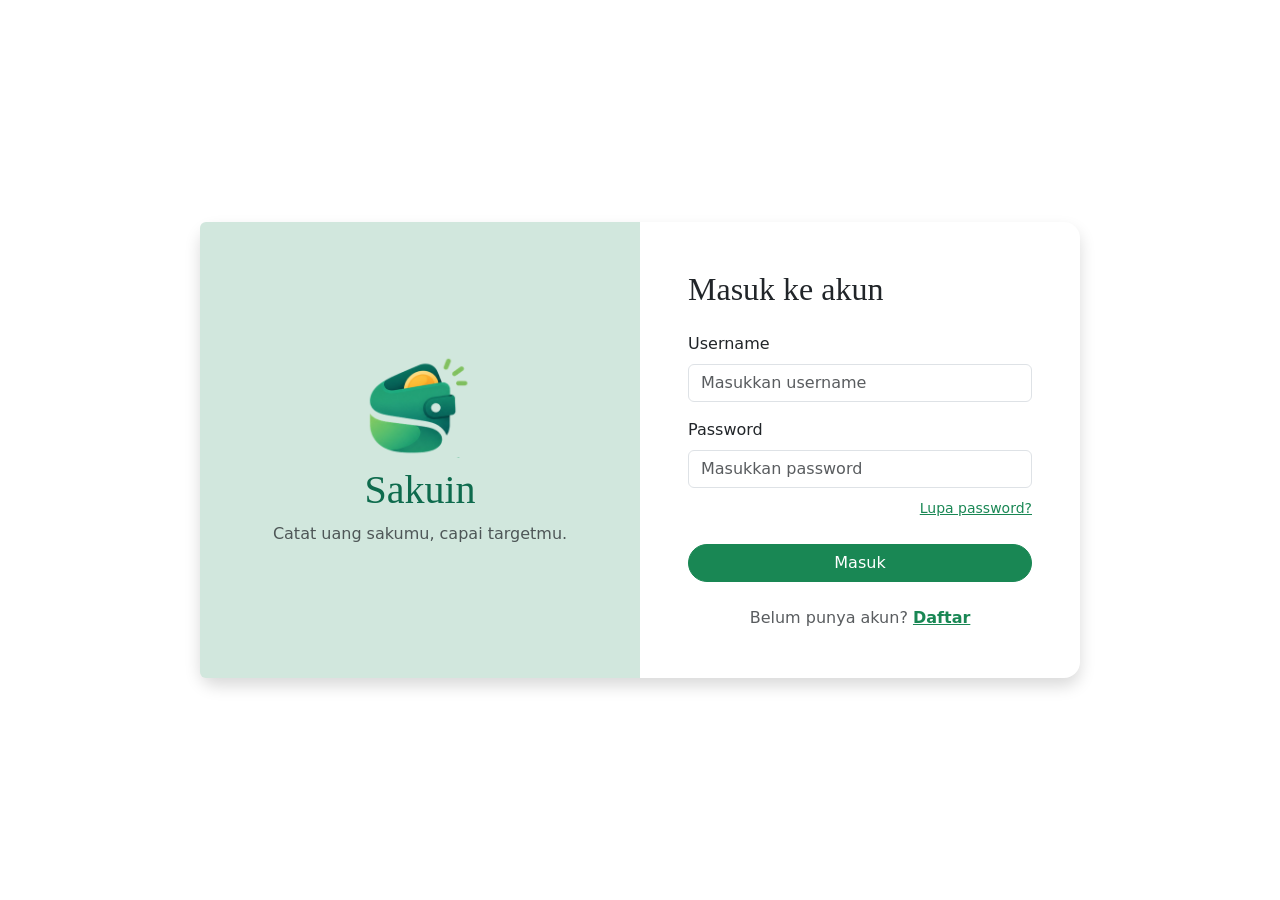
<file: pages/pengaturan.html>
<!DOCTYPE html>
<html lang="id">
<head>
  <meta charset="utf-8">
  <meta name="viewport" content="width=device-width, initial-scale=1">
  <title>Pengaturan – Sakuin</title>
  <link rel="icon" href="../assets/img/logo.png">
  <link rel="stylesheet" href="../assets/lib/bootstrap.min.css">
  <link rel="stylesheet" href="../assets/lib/bootstrap-icons.min.css">
  <link rel="stylesheet" href="../assets/css/style.css">
</head>

<body data-halaman="pengaturan">
  <div class="layout">

    <!-- SIDEBAR: menu di sisi kiri -->
    <aside class="sidebar p-3">
      <a href="dashboard.html" class="d-flex align-items-center gap-2 text-decoration-none text-success mb-4">
        <img src="../assets/img/logo.png" width="36" alt="">
        <b class="fs-4">Sakuin</b>
      </a>

      <nav class="nav nav-pills flex-column gap-1">
        <a class="nav-link" href="dashboard.html"><i class="bi bi-speedometer2 me-2"></i>Dashboard</a>
        <a class="nav-link" href="transaksi.html"><i class="bi bi-arrow-left-right me-2"></i>Transaksi</a>
        <a class="nav-link" href="kategori.html"><i class="bi bi-tags me-2"></i>Kategori</a>
        <a class="nav-link" href="anggaran.html"><i class="bi bi-pie-chart me-2"></i>Anggaran</a>
        <a class="nav-link" href="tabungan.html"><i class="bi bi-piggy-bank me-2"></i>Tabungan</a>
        <a class="nav-link" href="laporan.html"><i class="bi bi-file-earmark-text me-2"></i>Laporan</a>
        <a class="nav-link active mt-auto" href="pengaturan.html"><i class="bi bi-gear me-2"></i>Pengaturan</a>
      </nav>
    </aside>

    <div class="konten">

      <!-- TOPBAR: judul halaman dan menu pengguna -->
      <header class="d-flex justify-content-between align-items-center border-bottom px-4 py-3">
        <h4 class="m-0">Pengaturan</h4>

        <div class="dropdown">
          <a href="#" class="d-flex align-items-center gap-2 text-decoration-none text-body dropdown-toggle" data-bs-toggle="dropdown">
            <img id="foto-user" class="avatar" alt="Foto">
            <span id="nama-user" class="fw-semibold"></span>
          </a>
          <ul class="dropdown-menu dropdown-menu-end">
            <li class="px-3 py-2">
              <b id="menu-nama"></b><br>
              <small class="text-body-secondary" id="menu-username"></small>
            </li>
            <li><hr class="dropdown-divider"></li>
            <li><a class="dropdown-item" href="profil.html">Profil</a></li>
            <li><a class="dropdown-item" href="pengaturan.html">Pengaturan</a></li>
            <li><hr class="dropdown-divider"></li>
            <li><a class="dropdown-item text-danger" href="../auth/login.html?logout=1">Logout</a></li>
          </ul>
        </div>
      </header>

      <!-- ISI HALAMAN -->
      <main class="p-4">
        <div class="card mx-auto" style="max-width: 640px"><div class="card-body">
          <h5 class="mb-3">Pengaturan</h5>

          <!-- Notifikasi -->
          <div class="d-flex justify-content-between align-items-center py-3 border-top">
            <span>Notifikasi</span>
            <div class="d-flex align-items-center gap-3">
              <b id="label-notif">ON</b>
              <div class="form-check form-switch m-0">
                <input class="form-check-input" type="checkbox" id="saklar-notif" role="switch">
              </div>
            </div>
          </div>

          <!-- Tampilan -->
          <div class="d-flex justify-content-between align-items-center py-3 border-top">
            <span>Tampilan</span>
            <div class="btn-group">
              <button class="btn btn-outline-success" id="tema-gelap">Dark</button>
              <button class="btn btn-outline-success" id="tema-terang">Light</button>
            </div>
          </div>

          <!-- Keamanan -->
          <div class="d-flex justify-content-between align-items-center py-3 border-top">
            <span>Keamanan</span>
            <button class="btn btn-outline-success btn-sm" onclick="bukaModal('modal-password')">Ubah Password</button>
          </div>

          <!-- Bahasa -->
          <div class="d-flex justify-content-between align-items-center py-3 border-top">
            <span>Bahasa</span>
            <select class="form-select w-auto"><option>Indonesia</option></select>
          </div>

          <a class="btn btn-outline-danger w-100 mt-3" href="../auth/login.html?logout=1">Logout</a>
        </div></div>
      </main>

    </div>
  </div>

  <!-- Modal ubah password -->
  <div class="modal fade" id="modal-password" tabindex="-1">
    <div class="modal-dialog">
      <form class="modal-content" id="form-password">
        <div class="modal-header">
          <h5 class="modal-title">Ubah Password</h5>
          <button type="button" class="btn-close" data-bs-dismiss="modal"></button>
        </div>
        <div class="modal-body">
          <label class="form-label">Password lama *</label>
          <input class="form-control mb-3" type="password" name="lama" required>

          <label class="form-label">Password baru *</label>
          <input class="form-control mb-3" type="password" name="baru" required minlength="6">

          <label class="form-label">Konfirmasi password baru *</label>
          <input class="form-control" type="password" name="konfirmasi" required>
        </div>
        <div class="modal-footer">
          <button type="button" class="btn btn-outline-secondary" data-bs-dismiss="modal">Batal</button>
          <button class="btn btn-success">Simpan</button>
        </div>
      </form>
    </div>
  </div>

  <script src="../assets/lib/bootstrap.bundle.min.js"></script>
  <script src="../assets/js/data.js"></script>
  <script src="../assets/js/app.js"></script>
  <script src="../assets/js/pengaturan.js"></script>
</body>
</html>
</file>
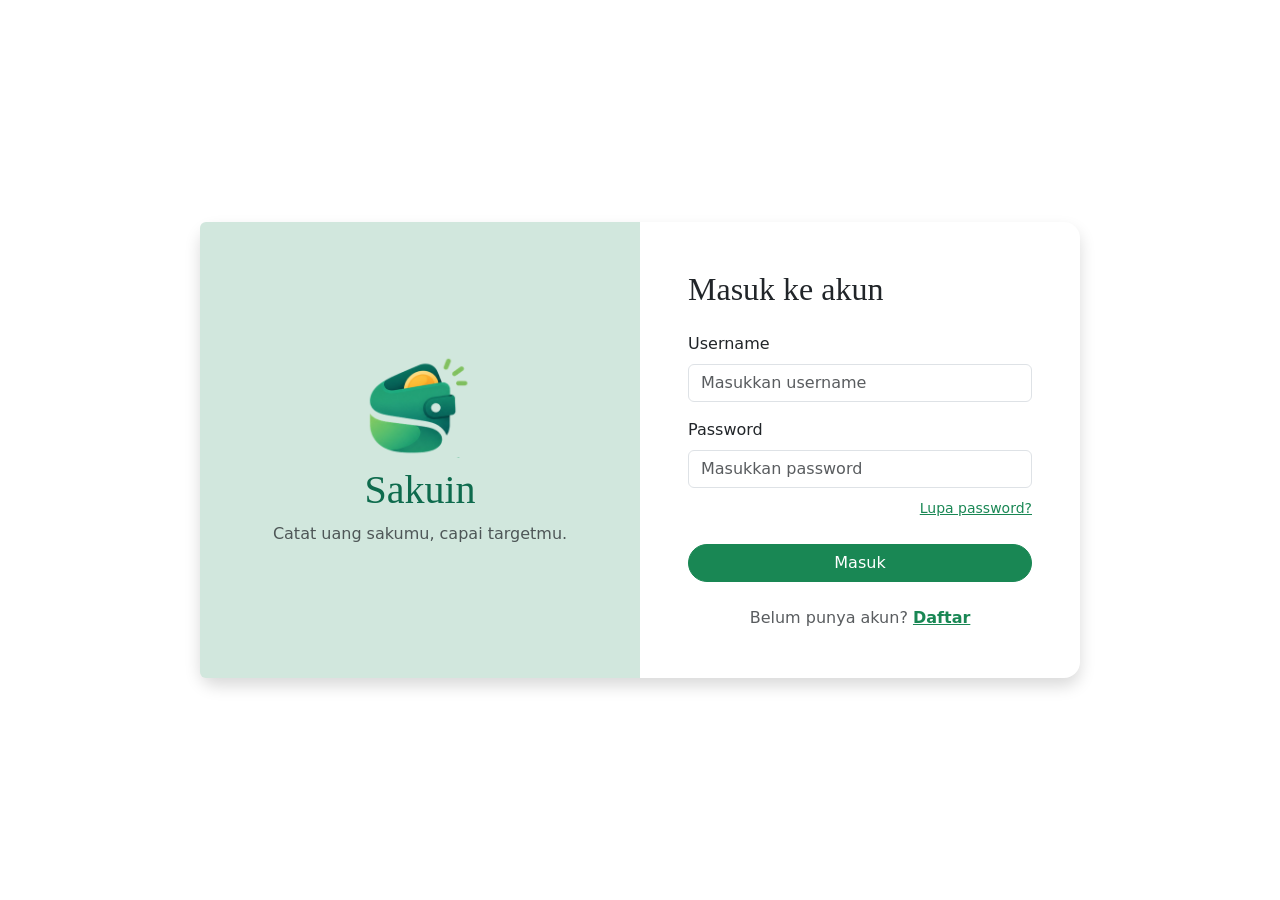
<file: pages/profil.html>
<!DOCTYPE html>
<html lang="id">
<head>
  <meta charset="utf-8">
  <meta name="viewport" content="width=device-width, initial-scale=1">
  <title>Profil – Sakuin</title>
  <link rel="icon" href="../assets/img/logo.png">
  <link rel="stylesheet" href="../assets/lib/bootstrap.min.css">
  <link rel="stylesheet" href="../assets/lib/bootstrap-icons.min.css">
  <link rel="stylesheet" href="../assets/css/style.css">
</head>

<body data-halaman="profil">
  <div class="layout">

    <!-- SIDEBAR: menu di sisi kiri -->
    <aside class="sidebar p-3">
      <a href="dashboard.html" class="d-flex align-items-center gap-2 text-decoration-none text-success mb-4">
        <img src="../assets/img/logo.png" width="36" alt="">
        <b class="fs-4">Sakuin</b>
      </a>

      <nav class="nav nav-pills flex-column gap-1">
        <a class="nav-link" href="dashboard.html"><i class="bi bi-speedometer2 me-2"></i>Dashboard</a>
        <a class="nav-link" href="transaksi.html"><i class="bi bi-arrow-left-right me-2"></i>Transaksi</a>
        <a class="nav-link" href="kategori.html"><i class="bi bi-tags me-2"></i>Kategori</a>
        <a class="nav-link" href="anggaran.html"><i class="bi bi-pie-chart me-2"></i>Anggaran</a>
        <a class="nav-link" href="tabungan.html"><i class="bi bi-piggy-bank me-2"></i>Tabungan</a>
        <a class="nav-link" href="laporan.html"><i class="bi bi-file-earmark-text me-2"></i>Laporan</a>
        <a class="nav-link mt-auto" href="pengaturan.html"><i class="bi bi-gear me-2"></i>Pengaturan</a>
      </nav>
    </aside>

    <div class="konten">

      <!-- TOPBAR: judul halaman dan menu pengguna -->
      <header class="d-flex justify-content-between align-items-center border-bottom px-4 py-3">
        <h4 class="m-0">Profil</h4>

        <div class="dropdown">
          <a href="#" class="d-flex align-items-center gap-2 text-decoration-none text-body dropdown-toggle" data-bs-toggle="dropdown">
            <img id="foto-user" class="avatar" alt="Foto">
            <span id="nama-user" class="fw-semibold"></span>
          </a>
          <ul class="dropdown-menu dropdown-menu-end">
            <li class="px-3 py-2">
              <b id="menu-nama"></b><br>
              <small class="text-body-secondary" id="menu-username"></small>
            </li>
            <li><hr class="dropdown-divider"></li>
            <li><a class="dropdown-item" href="profil.html">Profil</a></li>
            <li><a class="dropdown-item" href="pengaturan.html">Pengaturan</a></li>
            <li><hr class="dropdown-divider"></li>
            <li><a class="dropdown-item text-danger" href="../auth/login.html?logout=1">Logout</a></li>
          </ul>
        </div>
      </header>

      <!-- ISI HALAMAN -->
      <main class="p-4">
        <div class="card mx-auto" style="max-width: 640px"><div class="card-body">
          <h5 class="mb-3">Profil</h5>

          <!-- Foto -->
          <div class="text-center border-top pt-4 pb-3">
            <img id="foto-profil" class="avatar avatar-besar mb-2" alt="Foto profil">
            <div><small class="text-body-secondary">Foto / Avatar Mahasiswa</small></div>
            <label class="btn btn-outline-success btn-sm mt-2">
              Ganti foto
              <input type="file" id="input-foto" accept="image/jpeg,image/png,image/webp" hidden>
            </label>
          </div>

          <!-- Informasi akun (diisi profil.js) -->
          <h6 class="border-top pt-3">Informasi Akun</h6>
          <div id="info-akun"></div>

          <button class="btn btn-success mt-3" onclick="ubahProfil()">Ubah Profil</button>
        </div></div>
      </main>

    </div>
  </div>

  <!-- Modal ubah profil -->
  <div class="modal fade" id="modal-profil" tabindex="-1">
    <div class="modal-dialog">
      <form class="modal-content" id="form-profil">
        <div class="modal-header">
          <h5 class="modal-title">Ubah Profil</h5>
          <button type="button" class="btn-close" data-bs-dismiss="modal"></button>
        </div>
        <div class="modal-body">
          <label class="form-label">Nama lengkap *</label>
          <input class="form-control mb-3" name="nama" required maxlength="100">

          <label class="form-label">Username</label>
          <input class="form-control mb-3" name="username" disabled>

          <label class="form-label">Email</label>
          <input class="form-control mb-3" name="email" type="email" placeholder="nama@email.com">

          <label class="form-label">NIM (opsional)</label>
          <input class="form-control" name="nim" maxlength="20" placeholder="Masukkan NIM">
        </div>
        <div class="modal-footer">
          <button type="button" class="btn btn-outline-secondary" data-bs-dismiss="modal">Batal</button>
          <button class="btn btn-success">Simpan</button>
        </div>
      </form>
    </div>
  </div>

  <script src="../assets/lib/bootstrap.bundle.min.js"></script>
  <script src="../assets/js/data.js"></script>
  <script src="../assets/js/app.js"></script>
  <script src="../assets/js/profil.js"></script>
</body>
</html>
</file>
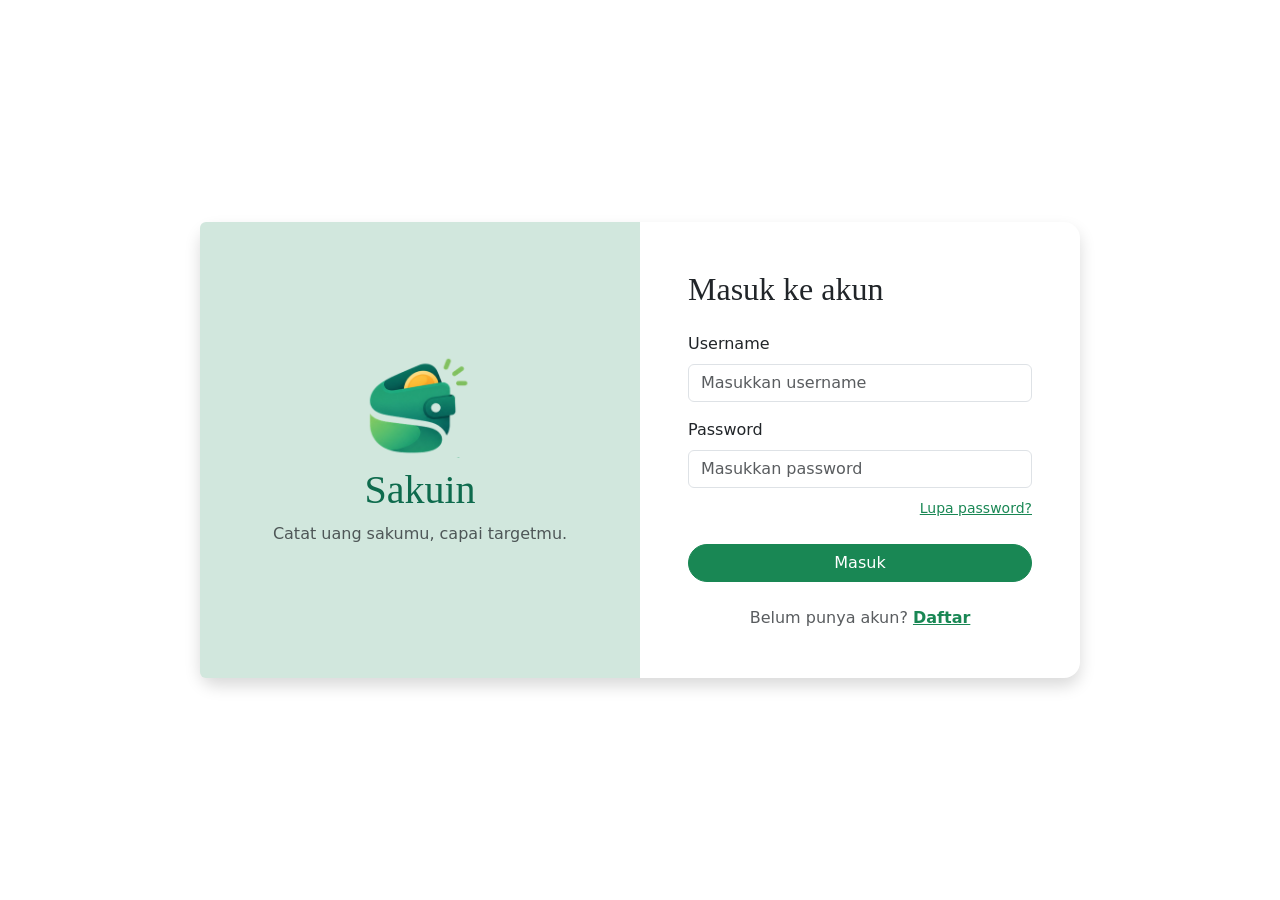
<file: pages/tabungan.html>
<!DOCTYPE html>
<html lang="id">
<head>
  <meta charset="utf-8">
  <meta name="viewport" content="width=device-width, initial-scale=1">
  <title>Tabungan – Sakuin</title>
  <link rel="icon" href="../assets/img/logo.png">
  <link rel="stylesheet" href="../assets/lib/bootstrap.min.css">
  <link rel="stylesheet" href="../assets/lib/bootstrap-icons.min.css">
  <link rel="stylesheet" href="../assets/css/style.css">
</head>

<body data-halaman="tabungan">
  <div class="layout">

    <!-- SIDEBAR: menu di sisi kiri -->
    <aside class="sidebar p-3">
      <a href="dashboard.html" class="d-flex align-items-center gap-2 text-decoration-none text-success mb-4">
        <img src="../assets/img/logo.png" width="36" alt="">
        <b class="fs-4">Sakuin</b>
      </a>

      <nav class="nav nav-pills flex-column gap-1">
        <a class="nav-link" href="dashboard.html"><i class="bi bi-speedometer2 me-2"></i>Dashboard</a>
        <a class="nav-link" href="transaksi.html"><i class="bi bi-arrow-left-right me-2"></i>Transaksi</a>
        <a class="nav-link" href="kategori.html"><i class="bi bi-tags me-2"></i>Kategori</a>
        <a class="nav-link" href="anggaran.html"><i class="bi bi-pie-chart me-2"></i>Anggaran</a>
        <a class="nav-link active" href="tabungan.html"><i class="bi bi-piggy-bank me-2"></i>Tabungan</a>
        <a class="nav-link" href="laporan.html"><i class="bi bi-file-earmark-text me-2"></i>Laporan</a>
        <a class="nav-link mt-auto" href="pengaturan.html"><i class="bi bi-gear me-2"></i>Pengaturan</a>
      </nav>
    </aside>

    <div class="konten">

      <!-- TOPBAR: judul halaman dan menu pengguna -->
      <header class="d-flex justify-content-between align-items-center border-bottom px-4 py-3">
        <h4 class="m-0">Tabungan</h4>

        <div class="dropdown">
          <a href="#" class="d-flex align-items-center gap-2 text-decoration-none text-body dropdown-toggle" data-bs-toggle="dropdown">
            <img id="foto-user" class="avatar" alt="Foto">
            <span id="nama-user" class="fw-semibold"></span>
          </a>
          <ul class="dropdown-menu dropdown-menu-end">
            <li class="px-3 py-2">
              <b id="menu-nama"></b><br>
              <small class="text-body-secondary" id="menu-username"></small>
            </li>
            <li><hr class="dropdown-divider"></li>
            <li><a class="dropdown-item" href="profil.html">Profil</a></li>
            <li><a class="dropdown-item" href="pengaturan.html">Pengaturan</a></li>
            <li><hr class="dropdown-divider"></li>
            <li><a class="dropdown-item text-danger" href="../auth/login.html?logout=1">Logout</a></li>
          </ul>
        </div>
      </header>

      <!-- ISI HALAMAN -->
      <main class="p-4">
        <!-- Ringkasan -->
        <div class="row g-3 mb-4">
          <div class="col-md-4">
            <div class="card h-100"><div class="card-body">
              <small class="text-body-secondary">Total Tabungan</small>
              <h4 class="text-success mb-0" id="total-tabungan"></h4>
            </div></div>
          </div>
          <div class="col-md-4">
            <div class="card h-100 border-success"><div class="card-body">
              <small class="text-body-secondary">Saldo Tersedia</small>
              <h4 class="mb-0" id="saldo-tersedia"></h4>
            </div></div>
          </div>
          <div class="col-md-4">
            <div class="card h-100"><div class="card-body d-grid gap-2">
              <button class="btn btn-success" onclick="tambahTarget()">+ Target Baru</button>
              <a class="btn btn-outline-success btn-sm" href="laporan.html?jenis=Tabungan">Lihat Rekap</a>
            </div></div>
          </div>
        </div>

        <!-- Kartu target (diisi tabungan.js) -->
        <div class="row g-3" id="daftar-target"></div>
      </main>

    </div>
  </div>

  <!-- Modal tambah / ubah target -->
  <div class="modal fade" id="modal-target" tabindex="-1">
    <div class="modal-dialog">
      <form class="modal-content" id="form-target">
        <div class="modal-header">
          <h5 class="modal-title" id="judul-modal">Target Tabungan Baru</h5>
          <button type="button" class="btn-close" data-bs-dismiss="modal"></button>
        </div>
        <div class="modal-body">
          <input type="hidden" name="idTarget">

          <label class="form-label">Nama target *</label>
          <input class="form-control mb-3" name="nama" required maxlength="80" placeholder="Contoh: Laptop baru">

          <label class="form-label">Jumlah target *</label>
          <input class="form-control" type="number" name="jumlah" min="1" required placeholder="Rp 0">
        </div>
        <div class="modal-footer">
          <button type="button" class="btn btn-outline-secondary" data-bs-dismiss="modal">Batal</button>
          <button class="btn btn-success">Simpan</button>
        </div>
      </form>
    </div>
  </div>

  <!-- Modal nabung -->
  <div class="modal fade" id="modal-setor" tabindex="-1">
    <div class="modal-dialog">
      <form class="modal-content" id="form-setor">
        <div class="modal-header">
          <h5 class="modal-title">Nabung</h5>
          <button type="button" class="btn-close" data-bs-dismiss="modal"></button>
        </div>
        <div class="modal-body">
          <input type="hidden" name="idTarget">

          <label class="form-label">Target</label>
          <input class="form-control mb-3" name="nama" disabled>

          <label class="form-label">Tanggal *</label>
          <input class="form-control mb-3" type="date" name="tanggal" required>

          <label class="form-label">Nominal *</label>
          <input class="form-control" type="number" name="nominal" min="1" required placeholder="Rp 0">
        </div>
        <div class="modal-footer">
          <button type="button" class="btn btn-outline-secondary" data-bs-dismiss="modal">Batal</button>
          <button class="btn btn-success">Simpan</button>
        </div>
      </form>
    </div>
  </div>

  <script src="../assets/lib/bootstrap.bundle.min.js"></script>
  <script src="../assets/js/data.js"></script>
  <script src="../assets/js/app.js"></script>
  <script src="../assets/js/tabungan.js"></script>
</body>
</html>
</file>
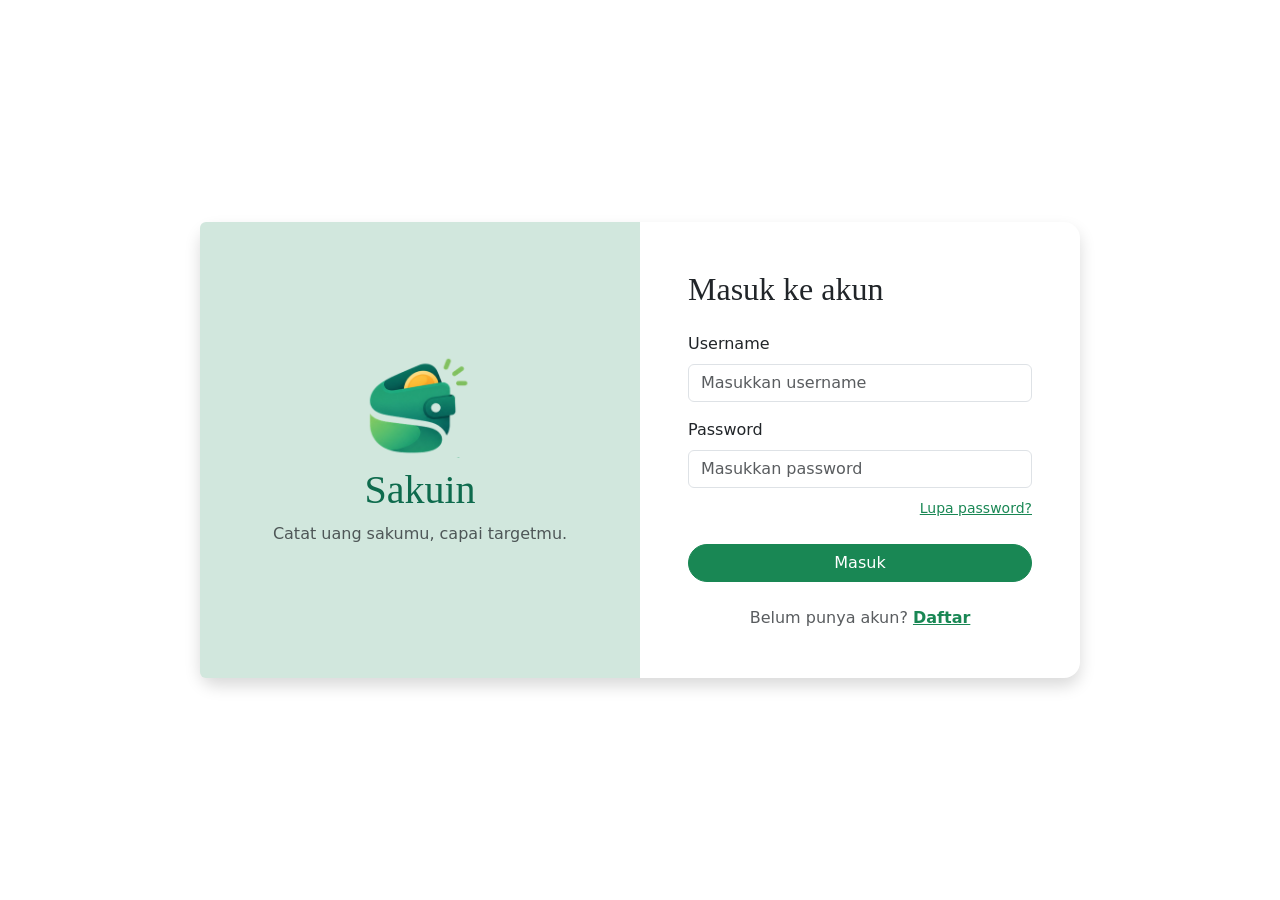
<file: pages/transaksi.html>
<!DOCTYPE html>
<html lang="id">
<head>
  <meta charset="utf-8">
  <meta name="viewport" content="width=device-width, initial-scale=1">
  <title>Transaksi – Sakuin</title>
  <link rel="icon" href="../assets/img/logo.png">
  <link rel="stylesheet" href="../assets/lib/bootstrap.min.css">
  <link rel="stylesheet" href="../assets/lib/bootstrap-icons.min.css">
  <link rel="stylesheet" href="../assets/css/style.css">
</head>

<body data-halaman="transaksi">
  <div class="layout">

    <!-- SIDEBAR: menu di sisi kiri -->
    <aside class="sidebar p-3">
      <a href="dashboard.html" class="d-flex align-items-center gap-2 text-decoration-none text-success mb-4">
        <img src="../assets/img/logo.png" width="36" alt="">
        <b class="fs-4">Sakuin</b>
      </a>

      <nav class="nav nav-pills flex-column gap-1">
        <a class="nav-link" href="dashboard.html"><i class="bi bi-speedometer2 me-2"></i>Dashboard</a>
        <a class="nav-link active" href="transaksi.html"><i class="bi bi-arrow-left-right me-2"></i>Transaksi</a>
        <a class="nav-link" href="kategori.html"><i class="bi bi-tags me-2"></i>Kategori</a>
        <a class="nav-link" href="anggaran.html"><i class="bi bi-pie-chart me-2"></i>Anggaran</a>
        <a class="nav-link" href="tabungan.html"><i class="bi bi-piggy-bank me-2"></i>Tabungan</a>
        <a class="nav-link" href="laporan.html"><i class="bi bi-file-earmark-text me-2"></i>Laporan</a>
        <a class="nav-link mt-auto" href="pengaturan.html"><i class="bi bi-gear me-2"></i>Pengaturan</a>
      </nav>
    </aside>

    <div class="konten">

      <!-- TOPBAR: judul halaman dan menu pengguna -->
      <header class="d-flex justify-content-between align-items-center border-bottom px-4 py-3">
        <h4 class="m-0">Transaksi</h4>

        <div class="dropdown">
          <a href="#" class="d-flex align-items-center gap-2 text-decoration-none text-body dropdown-toggle" data-bs-toggle="dropdown">
            <img id="foto-user" class="avatar" alt="Foto">
            <span id="nama-user" class="fw-semibold"></span>
          </a>
          <ul class="dropdown-menu dropdown-menu-end">
            <li class="px-3 py-2">
              <b id="menu-nama"></b><br>
              <small class="text-body-secondary" id="menu-username"></small>
            </li>
            <li><hr class="dropdown-divider"></li>
            <li><a class="dropdown-item" href="profil.html">Profil</a></li>
            <li><a class="dropdown-item" href="pengaturan.html">Pengaturan</a></li>
            <li><hr class="dropdown-divider"></li>
            <li><a class="dropdown-item text-danger" href="../auth/login.html?logout=1">Logout</a></li>
          </ul>
        </div>
      </header>

      <!-- ISI HALAMAN -->
      <main class="p-4">
        <div class="card"><div class="card-body">

          <!-- Filter dan tombol tambah -->
          <form class="row g-2 mb-3" id="form-filter">
            <div class="col-md-3"><input class="form-control" name="kata" placeholder="Cari kata kunci"></div>
            <div class="col-md-2">
              <select class="form-select" name="jenis">
                <option value="">Semua Jenis</option>
                <option>Pemasukan</option>
                <option>Pengeluaran</option>
              </select>
            </div>
            <div class="col-md-2"><select class="form-select" name="kategori" id="filter-kategori"></select></div>
            <div class="col-md-2"><input class="form-control" type="date" name="dari" title="Dari tanggal"></div>
            <div class="col-md-2"><input class="form-control" type="date" name="sampai" title="Sampai tanggal"></div>
            <div class="col-md-1 d-grid"><button class="btn btn-outline-success">Filter</button></div>
          </form>

          <button class="btn btn-success mb-3" onclick="tambahTransaksi()">+ Tambah Transaksi</button>

          <!-- Tabel (isi baris dibuat oleh transaksi.js) -->
          <div class="table-responsive">
            <table class="table table-hover align-middle">
              <thead>
                <tr>
                  <th>No</th><th>Tanggal</th><th>Jenis</th><th>Kategori</th>
                  <th class="text-end">Nominal</th><th>Keterangan</th><th class="text-end">Aksi</th>
                </tr>
              </thead>
              <tbody id="isi-tabel"></tbody>
            </table>
          </div>

        </div></div>
      </main>

    </div>
  </div>

  <!-- Modal tambah / ubah transaksi -->
  <div class="modal fade" id="modal-transaksi" tabindex="-1">
    <div class="modal-dialog">
      <form class="modal-content" id="form-transaksi">
        <div class="modal-header">
          <h5 class="modal-title" id="judul-modal">Tambah Transaksi</h5>
          <button type="button" class="btn-close" data-bs-dismiss="modal"></button>
        </div>
        <div class="modal-body">
          <input type="hidden" name="idTransaksi">

          <label class="form-label">Tanggal *</label>
          <input class="form-control mb-3" type="date" name="tanggal" required>

          <label class="form-label">Jenis *</label>
          <select class="form-select mb-3" name="jenis" id="form-jenis">
            <option>Pemasukan</option>
            <option>Pengeluaran</option>
          </select>

          <label class="form-label">Kategori *</label>
          <select class="form-select mb-3" name="kategori" id="form-kategori" required></select>

          <label class="form-label">Nominal *</label>
          <input class="form-control mb-3" type="number" name="nominal" min="1" required placeholder="Rp 0">

          <label class="form-label">Keterangan</label>
          <textarea class="form-control" name="keterangan" rows="2" maxlength="200" placeholder="Tulis keterangan"></textarea>
        </div>
        <div class="modal-footer">
          <button type="button" class="btn btn-outline-secondary" data-bs-dismiss="modal">Batal</button>
          <button class="btn btn-success">Simpan</button>
        </div>
      </form>
    </div>
  </div>

  <script src="../assets/lib/bootstrap.bundle.min.js"></script>
  <script src="../assets/js/data.js"></script>
  <script src="../assets/js/app.js"></script>
  <script src="../assets/js/transaksi.js"></script>
</body>
</html>
</file>
<file: assets/css/style.css>
/* style.css
   Hampir semua tampilan memakai Bootstrap.
   File ini hanya berisi tambahan kecil milik Sakuin. */

/* Menu berwarna hijau (bawaan Bootstrap: biru) */
.nav-pills {
  --bs-nav-link-color: var(--bs-body-color);
  --bs-nav-link-hover-color: #198754;
  --bs-nav-pills-link-active-bg: #198754;
}

/* Kerangka halaman aplikasi: sidebar di kiri, konten di kanan */
.layout {
  display: flex;
  min-height: 100vh;
}

.sidebar {
  display: flex;
  flex-direction: column;
  width: 230px;
  flex-shrink: 0;
  background: var(--bs-tertiary-bg);
  border-right: 1px solid var(--bs-border-color);
}

.sidebar .nav {
  flex: 1;   /* menu mengisi tinggi sidebar, jadi Pengaturan bisa turun ke bawah */
}

.konten {
  flex: 1;
  min-width: 0; /* supaya tabel lebar tidak mendorong halaman */
}

/* Foto bulat (topbar dan halaman profil) */
.avatar {
  width: 38px;
  height: 38px;
  border-radius: 50%;
  object-fit: cover;
}

.avatar-besar {
  width: 110px;
  height: 110px;
}

/* Halaman login / daftar: kartu di tengah layar */
.auth-wrap {
  min-height: 100vh;
  display: flex;
  align-items: center;
  justify-content: center;
}

/* Layar kecil: sidebar pindah ke atas */
@media (max-width: 767px) {
  .layout { flex-direction: column; }
  .sidebar { width: 100%; }
  .sidebar .nav { flex-direction: row !important; flex-wrap: wrap; }
  .sidebar .mt-auto { margin-top: 0 !important; }
}


/* ===== Ciri khas Sakuin: hijau + emas (hanya pengaturan warna & sudut) ===== */

:root {
  --emas: #c9993a;
  --hijau-tua: #0e6b4d;
}

/* Judul memakai huruf serif */
h1, h2, h3, h4, h5 {
  font-family: Georgia, 'Times New Roman', serif;
}

/* Kartu: sudut lebih bulat + bayangan lembut */
.card {
  border-radius: 16px;
  box-shadow: 0 4px 14px rgba(14, 107, 77, .08);
}

/* Tombol bulat, tombol utama berwarna hijau tua */
.btn {
  border-radius: 999px;
}

.btn-success {
  --bs-nav-link-color: var(--bs-body-color);
  --bs-nav-link-hover-color: #198754;
  --bs-nav-pills-link-active-bg: #198754;
}

/* Sidebar: gradien hijau lembut, menu aktif beraksen emas */
.sidebar {
  background: linear-gradient(180deg, rgba(31, 165, 122, .14), rgba(201, 153, 58, .08));
}

.nav-pills {
  --bs-nav-pills-link-active-bg: var(--hijau-tua);
}

.nav-pills .nav-link {
  border-radius: 999px;
}

.nav-pills .nav-link.active {
  box-shadow: inset 4px 0 0 var(--emas);
}

/* Garis emas di bawah topbar dan kartu saldo */
.konten > header {
  border-bottom: 2px solid var(--emas) !important;
}

.card.border-success {
  border-color: var(--emas) !important;
  box-shadow: 0 4px 18px rgba(201, 153, 58, .25);
}

/* Landing page: hero bergradien hijau */
#beranda {
  background: linear-gradient(160deg, rgba(31, 165, 122, .2), rgba(201, 153, 58, .12));
}

#beranda h1, .auth-wrap h1 {
  color: var(--hijau-tua) !important;
}

[data-bs-theme="dark"] #beranda h1,
[data-bs-theme="dark"] .auth-wrap h1 {
  color: #f0cf7c !important;
}

/* Saklar (switch) berwarna hijau saat aktif */
.form-check-input:checked {
  background-color: var(--hijau-tua);
  border-color: var(--hijau-tua);
}

/* Kartu: jumlah kolom menyesuaikan lebar layar secara otomatis */
.cards {
  display: grid;
  grid-template-columns: repeat(auto-fit, minmax(220px, 1fr));
  gap: 16px;
}
/* Efek zoom saat kartu di-hover */
.cards .card {
  transition: transform 0.2s ease, box-shadow 0.2s ease;
}

.cards .card:hover {
  transform: scale(1.05);
  box-shadow: 0 8px 20px rgba(0, 0, 0, 0.15);
  position: relative;
  z-index: 1;
}

/* Kartu tim: rata tengah, lebar tetap */
.tim {
  display: flex;
  justify-content: center;
  flex-wrap: wrap;
  gap: 16px;
}

.tim .card {
  width: 260px;
}
.cards .card,
.tim .card {
  transition: transform 0.2s ease, box-shadow 0.2s ease;
}

.cards .card:hover,
.tim .card:hover {
  transform: scale(1.05);
  box-shadow: 0 8px 20px rgba(0, 0, 0, 0.15);
  position: relative;
  z-index: 1;
}
</file>
